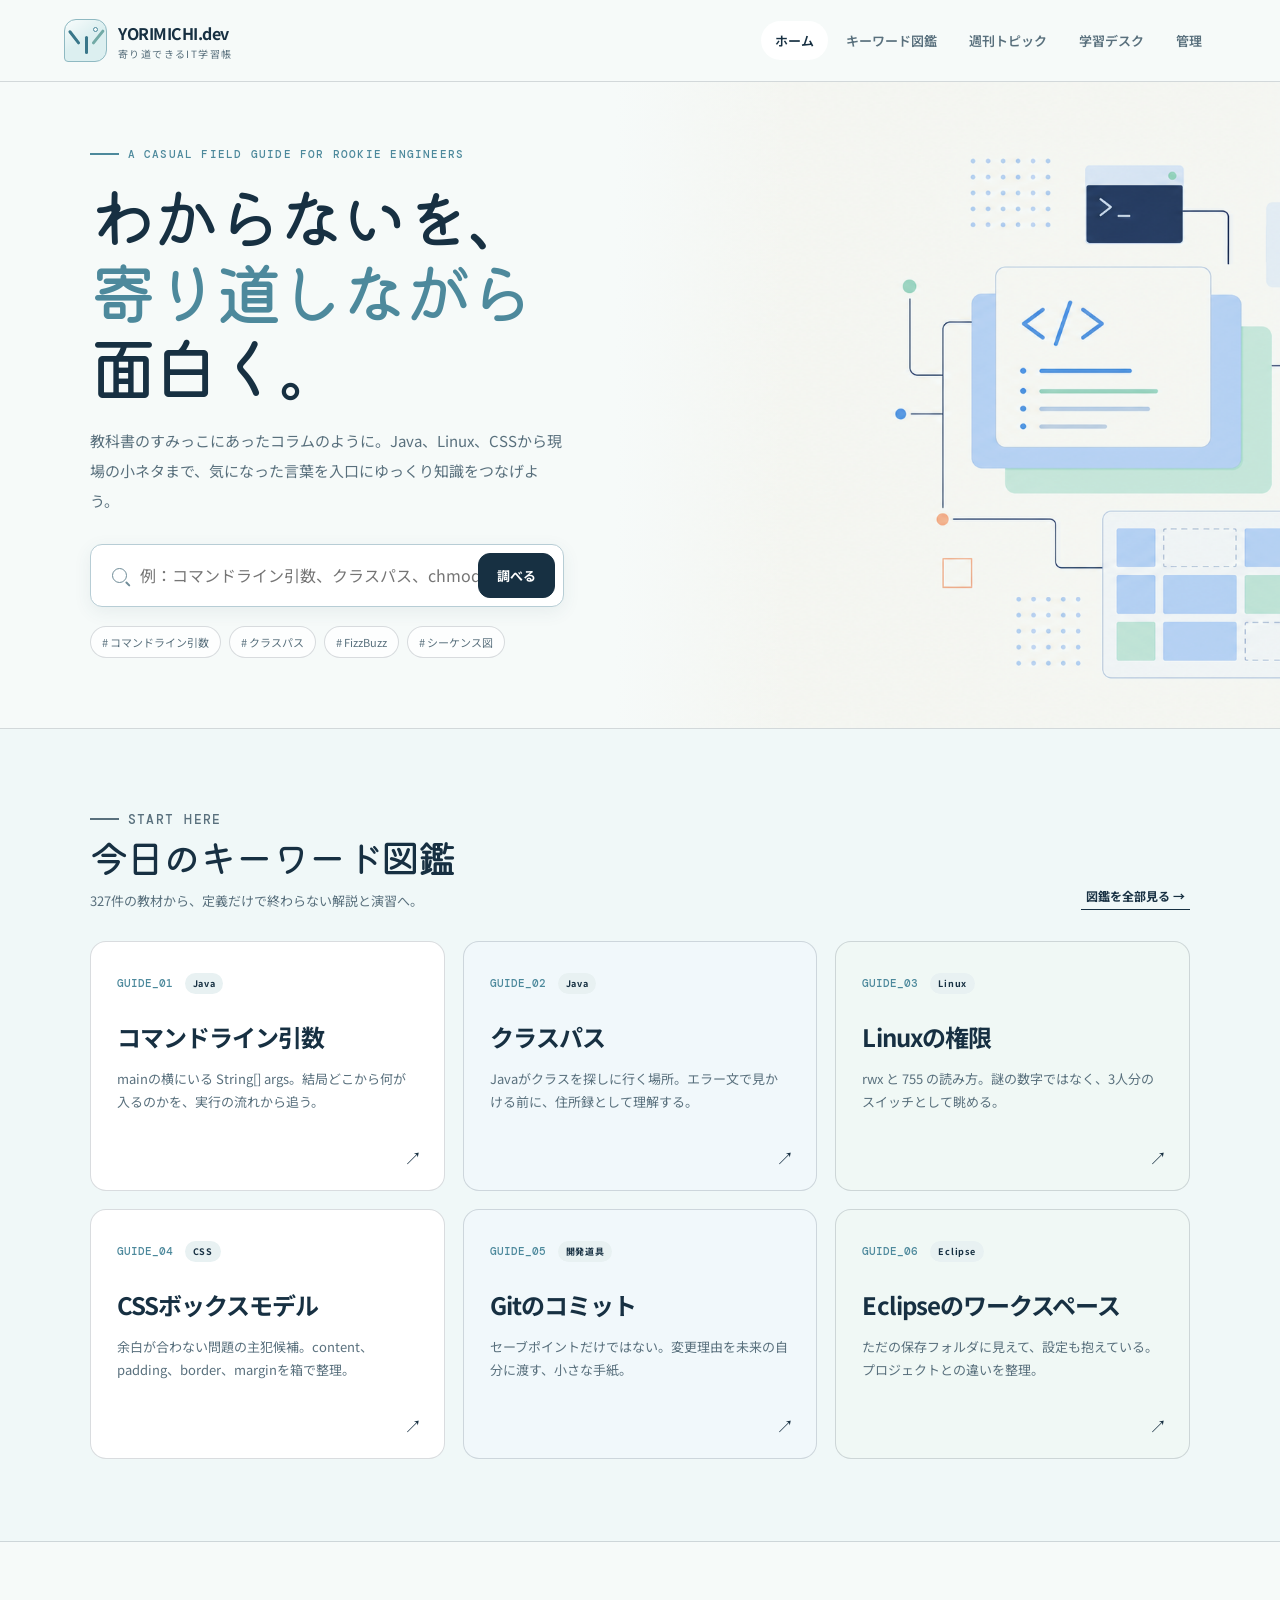
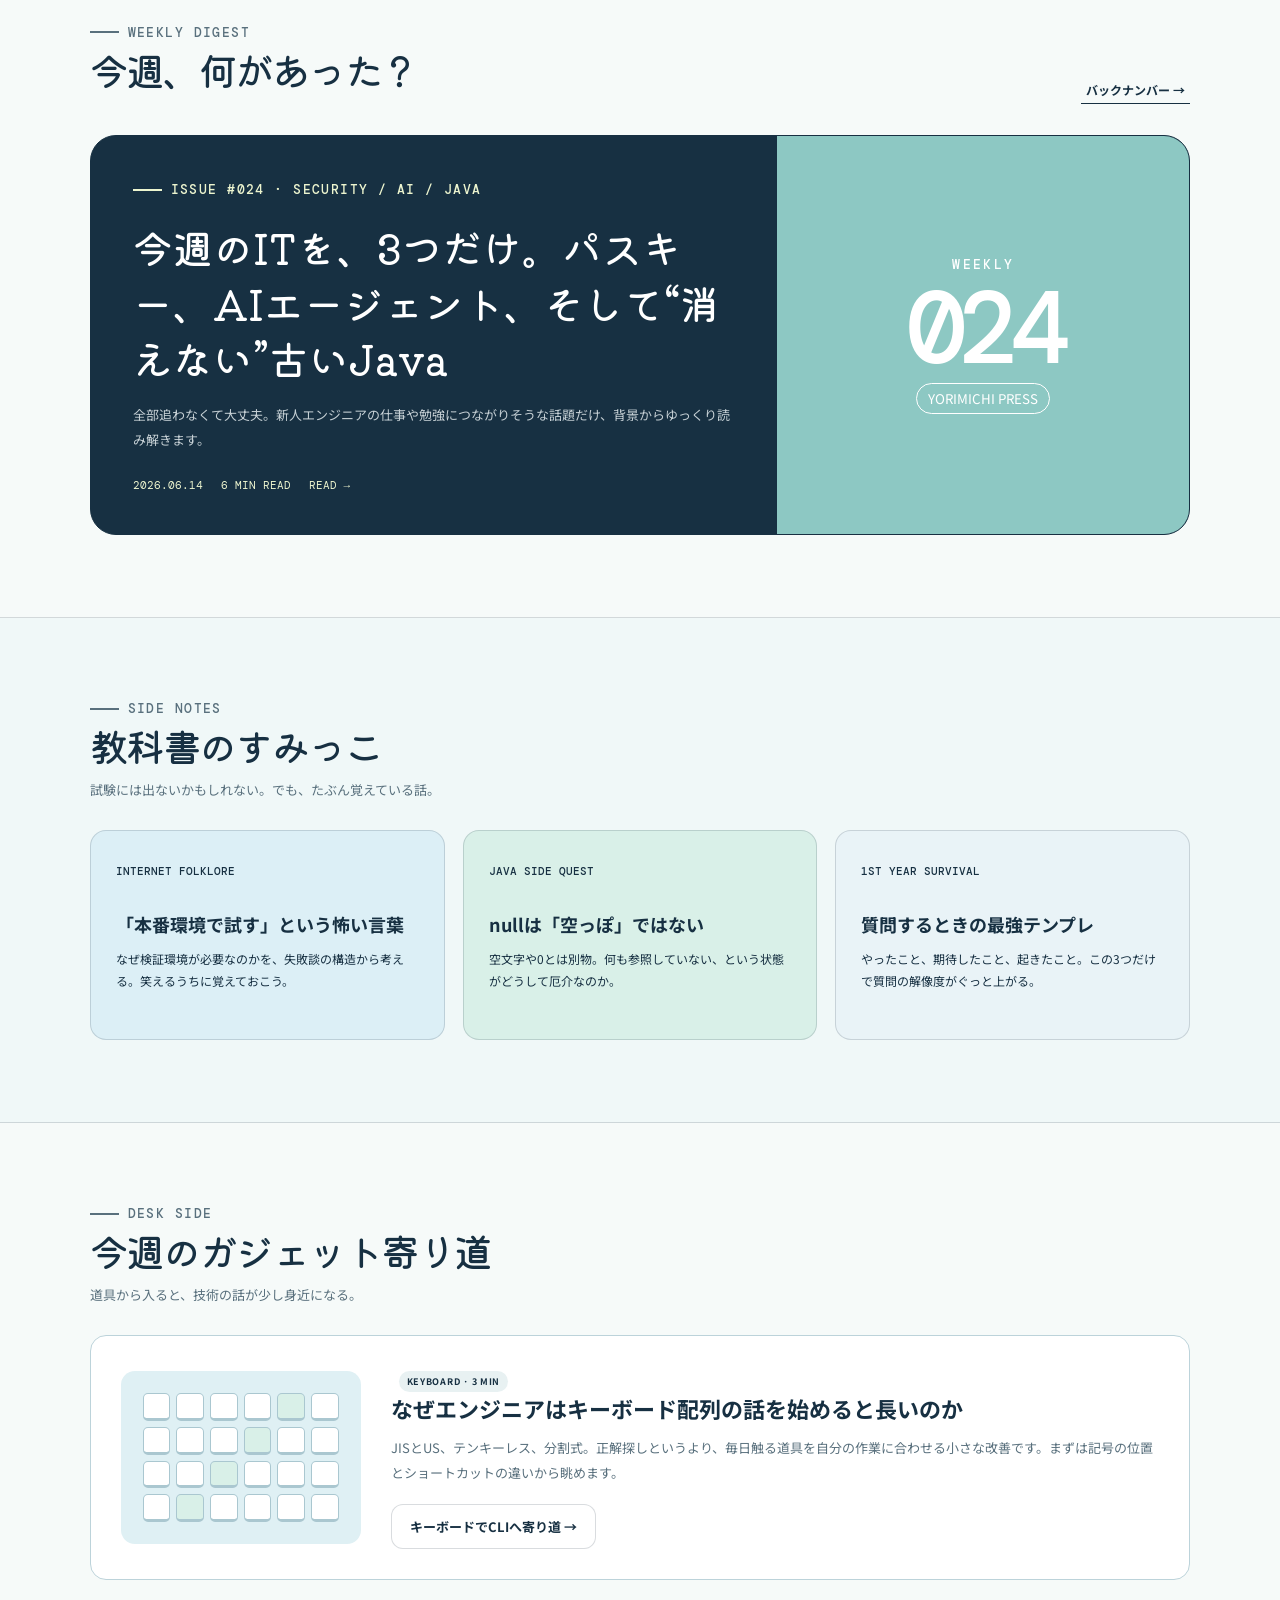
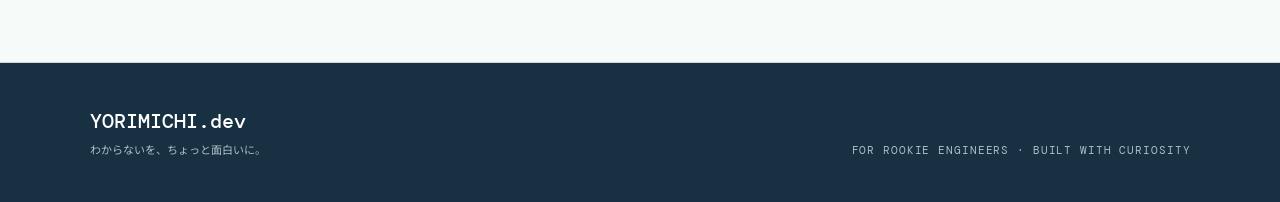
<file: index.html>
<!doctype html>
<html lang="ja">
  <head>
    <meta charset="UTF-8" />
    <meta name="viewport" content="width=device-width, initial-scale=1.0" />
    <meta
      name="description"
      content="SIer 1年目のための、寄り道できるIT学習マガジン"
    />
    <title>YORIMICHI.dev | 寄り道できるIT学習帳</title>
    <link rel="preconnect" href="https://fonts.googleapis.com" />
    <link rel="preconnect" href="https://fonts.gstatic.com" crossorigin />
    <link
      href="https://fonts.googleapis.com/css2?family=DM+Mono:wght@400;500&family=JetBrains+Mono:wght@400;500;600&family=Kiwi+Maru:wght@400;500&family=Noto+Sans+JP:wght@400;500;600;700;800&display=swap"
      rel="stylesheet"
    />
    <link rel="stylesheet" href="./styles.css?v=20260614-5" />
  </head>
  <body>
    <div class="page-shell">
      <header class="site-header">
        <button class="brand" data-route="home" aria-label="ホームへ">
          <span class="brand-mark" aria-hidden="true">
            <span class="brand-route route-left"></span>
            <span class="brand-route route-right"></span>
            <span class="brand-route route-main"></span>
            <i></i>
          </span>
          <span>
            <strong>YORIMICHI.dev</strong>
            <small>寄り道できるIT学習帳</small>
          </span>
        </button>
        <nav class="main-nav" aria-label="メインナビゲーション">
          <button class="nav-link active" data-route="home">ホーム</button>
          <button class="nav-link" data-route="library">キーワード図鑑</button>
          <button class="nav-link" data-route="weekly">週刊トピック</button>
          <button class="nav-link" data-route="desk">学習デスク</button>
          <button class="nav-link" data-route="admin">管理</button>
        </nav>
        <button class="mobile-menu" aria-label="メニューを開く">MENU</button>
      </header>

      <main id="app"></main>

      <footer>
        <div>
          <strong>YORIMICHI.dev</strong>
          <p>わからないを、ちょっと面白いに。</p>
        </div>
        <p class="footer-note">FOR ROOKIE ENGINEERS · BUILT WITH CURIOSITY</p>
      </footer>
    </div>

    <div id="toast" class="toast" role="status" aria-live="polite"></div>
    <dialog id="delete-dialog" class="confirm-dialog" aria-labelledby="delete-dialog-title">
      <div class="confirm-mark" aria-hidden="true">!</div>
      <p class="category-label">CONFIRM DELETE</p>
      <h2 id="delete-dialog-title">削除してもよいですか？</h2>
      <p id="delete-dialog-message">この操作は元に戻せません。</p>
      <div class="confirm-actions">
        <button id="cancel-delete" class="secondary-btn" type="button">キャンセル</button>
        <button id="confirm-delete" class="danger-btn" type="button">削除する</button>
      </div>
    </dialog>
    <dialog id="admin-lock-dialog" class="confirm-dialog access-dialog" aria-labelledby="admin-lock-title">
      <div class="access-mark" aria-hidden="true">
        <span></span>
      </div>
      <p class="category-label">ADMIN ACCESS</p>
      <h2 id="admin-lock-title">管理メニューを開く</h2>
      <p>誤操作を防ぐため、管理用パスコードを入力してください。タブを閉じると再びロックされます。</p>
      <form id="admin-lock-form">
        <label for="admin-passcode">パスコード</label>
        <input
          id="admin-passcode"
          name="passcode"
          type="password"
          autocomplete="off"
          autocapitalize="none"
          spellcheck="false"
          required
        />
        <p id="admin-lock-error" class="access-error" role="alert" aria-live="polite"></p>
        <div class="confirm-actions">
          <button id="cancel-admin-access" class="secondary-btn" type="button">キャンセル</button>
          <button class="primary-btn" type="submit">管理画面へ</button>
        </div>
      </form>
    </dialog>
    <dialog id="backlog-share-dialog" class="confirm-dialog share-dialog" aria-labelledby="backlog-share-title">
      <div class="share-mark" aria-hidden="true">
        <span></span><span></span><span></span>
      </div>
      <p class="category-label">SHARE REQUESTS</p>
      <h2 id="backlog-share-title">この内容を管理者へ共有しますか？</h2>
      <p>スマホでは送信先を選ぶ共有メニューが開きます。内容を確認してから送信してください。</p>
      <label for="backlog-share-preview">共有する内容</label>
      <textarea id="backlog-share-preview" readonly></textarea>
      <div class="confirm-actions">
        <button id="cancel-backlog-share" class="secondary-btn" type="button">キャンセル</button>
        <button id="confirm-backlog-share" class="primary-btn" type="button">共有メニューを開く</button>
      </div>
    </dialog>
    <script src="./data/keywords.js?v=20260617-1"></script>
    <script src="./data/article-data.js?v=20260617-1"></script>
    <script src="./app.js?v=20260617-1"></script>
  </body>
</html>
</file>
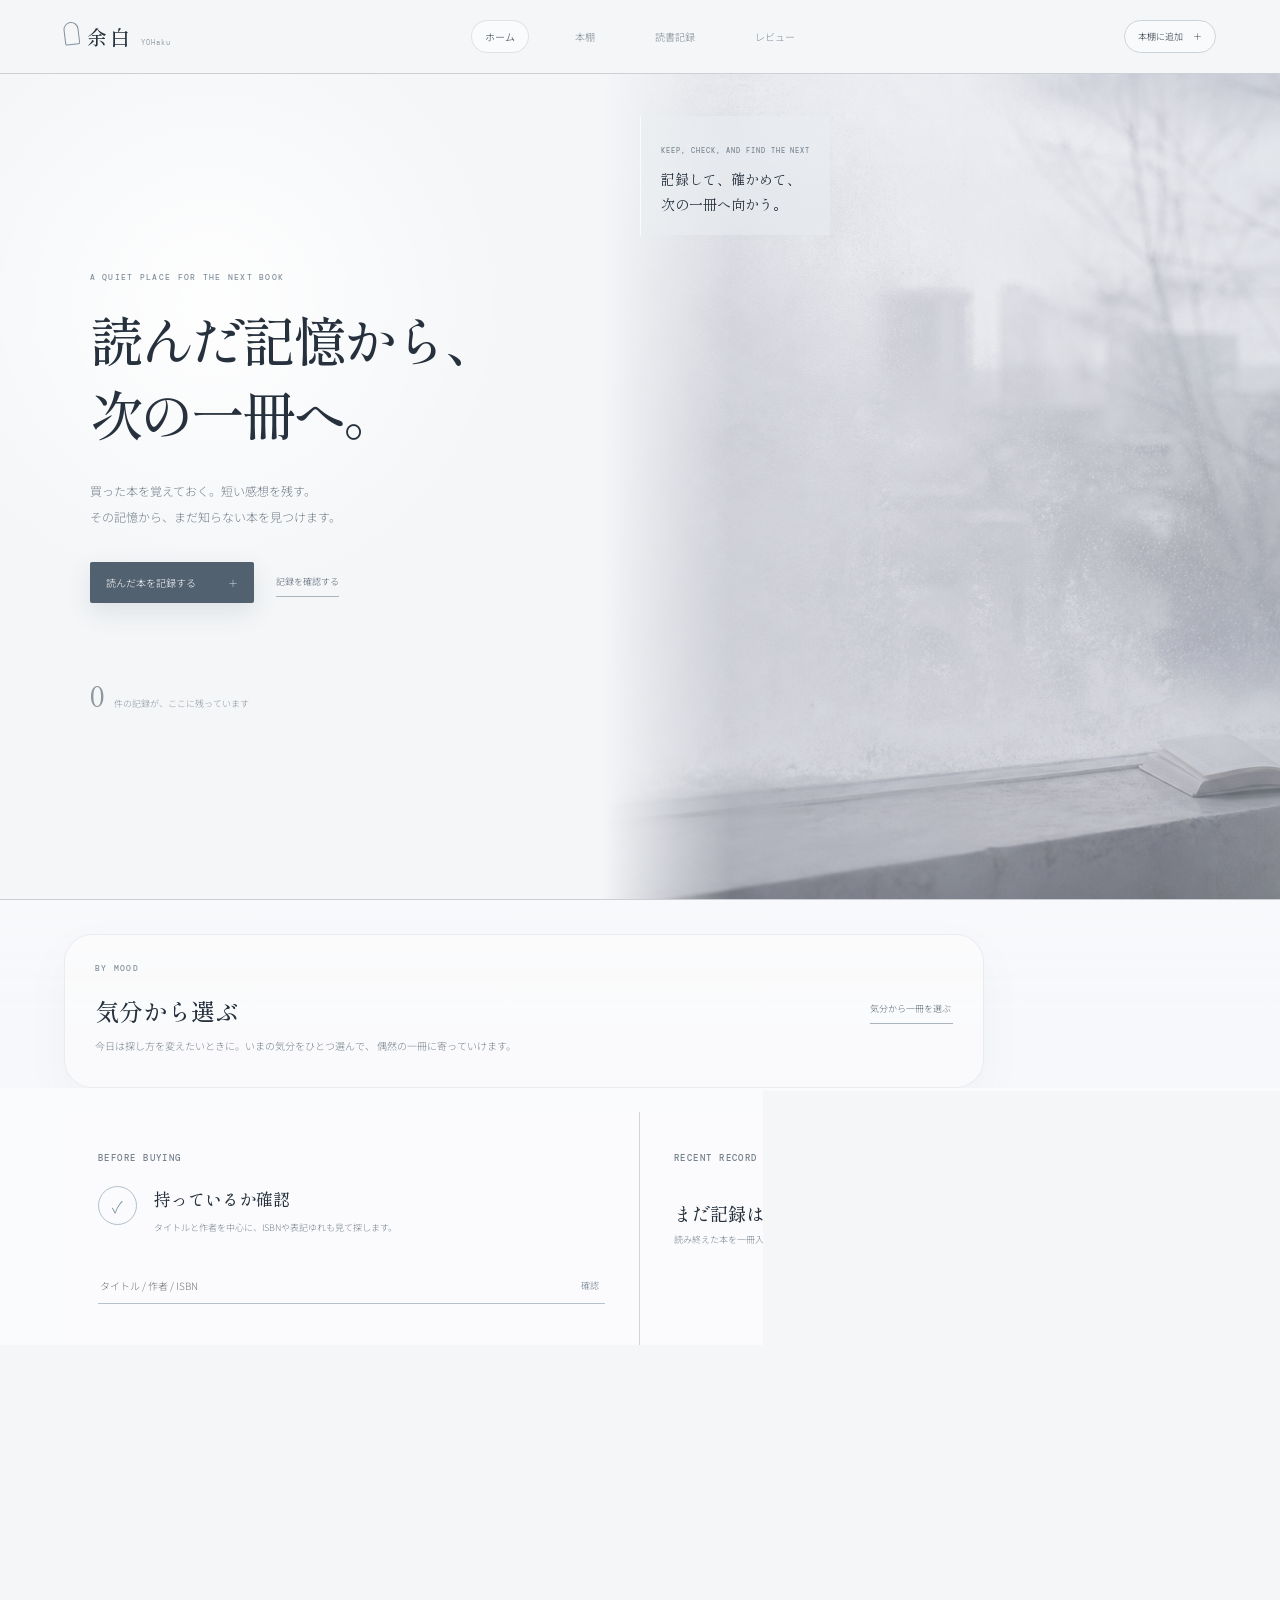
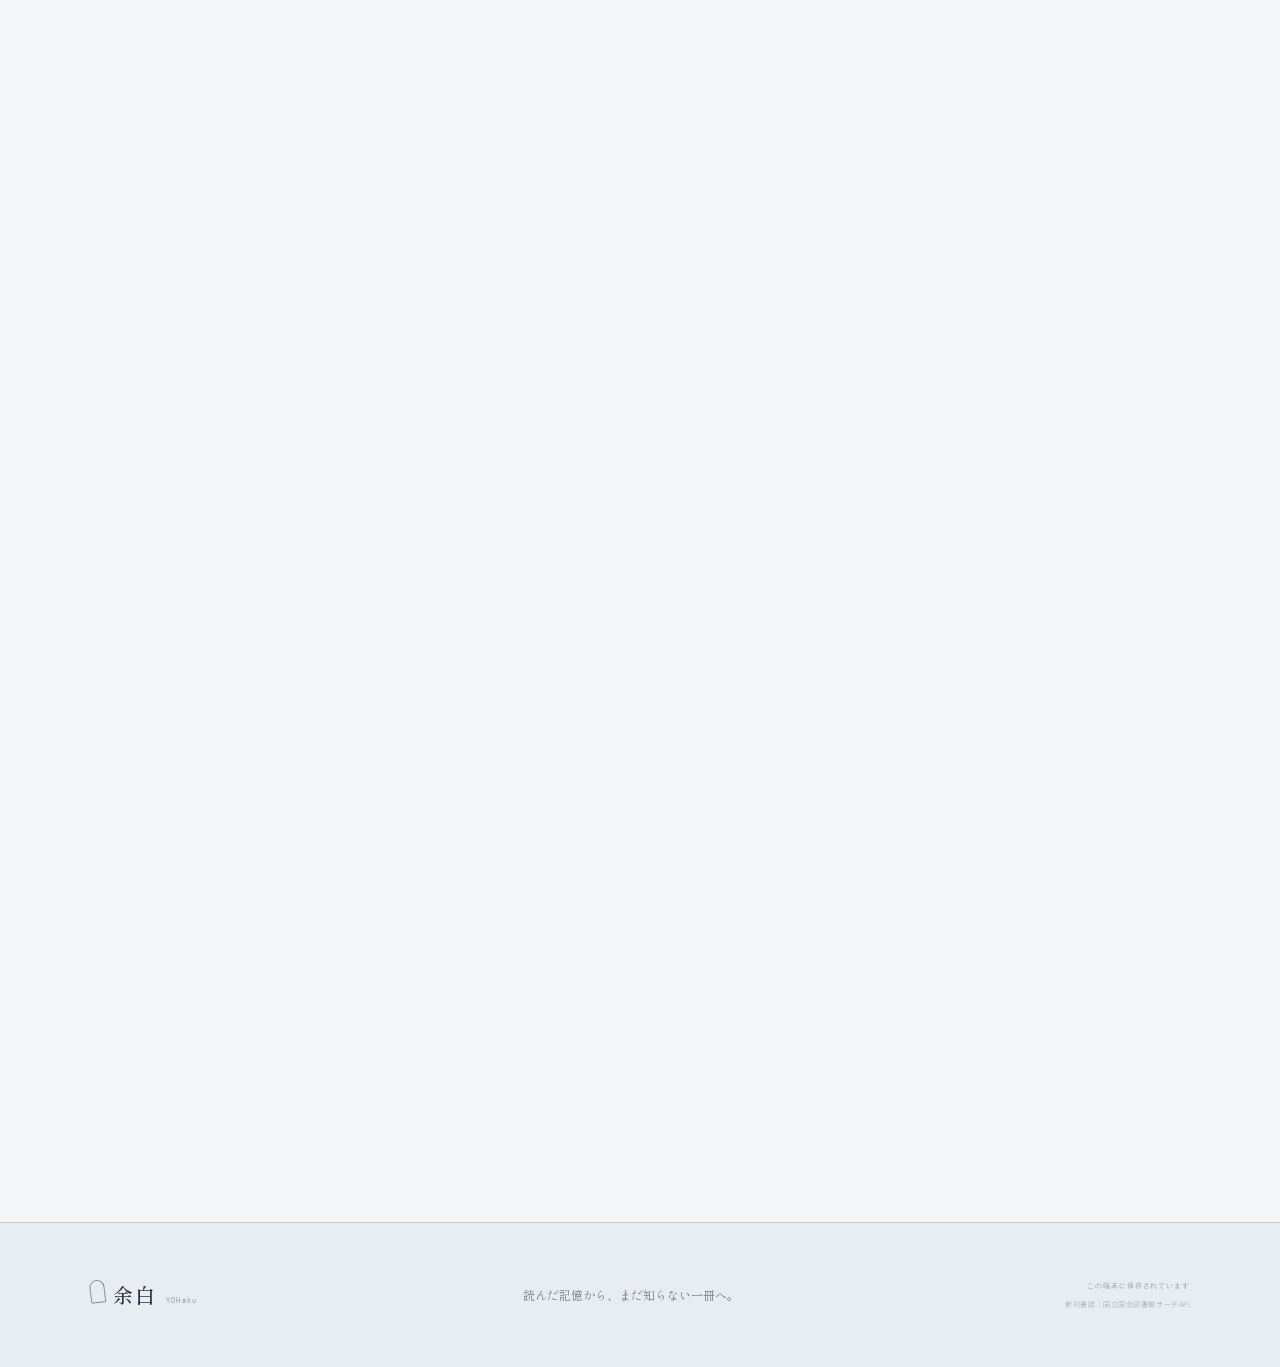
<file: reading-app.html>
<!doctype html>
<html lang="ja">
  <head>
    <meta charset="UTF-8" />
    <meta name="viewport" content="width=device-width, initial-scale=1.0" />
    <meta
      name="description"
      content="本との出会い、購入前の確認、読書記録とレビューを静かに残す読書アプリ"
    />
    <title>余白 | 読書の記憶と次の一冊</title>
    <link rel="preconnect" href="https://fonts.googleapis.com" />
    <link rel="preconnect" href="https://fonts.gstatic.com" crossorigin />
    <link
      href="https://fonts.googleapis.com/css2?family=DM+Mono:wght@400;500&family=Noto+Sans+JP:wght@300;400;500;600&family=Shippori+Mincho:wght@400;500;600&display=swap"
      rel="stylesheet"
    />
    <link rel="stylesheet" href="./reading-app.css?v=20260628-1" />
  </head>
  <body>
    <header class="site-header">
      <button class="brand nav-link" data-view="home" aria-label="ホームへ">
        <i aria-hidden="true"></i>
        <span>余白</span>
        <small>YOHaku</small>
      </button>
      <nav aria-label="メインナビゲーション">
        <button class="nav-link active" data-view="home">ホーム</button>
        <button class="nav-link" data-view="library">本棚</button>
        <button class="nav-link" data-view="journal">読書記録</button>
        <button class="nav-link" data-view="reviews">レビュー</button>
      </nav>
      <button class="quiet-button" id="open-add-book">
        本棚に追加 <span>＋</span>
      </button>
    </header>

    <main>
      <section class="app-view active" id="view-home">
        <section class="hero">
          <div class="hero-copy">
            <p class="eyebrow">A QUIET PLACE FOR THE NEXT BOOK</p>
            <h1>読んだ記憶から、<br />次の一冊へ。</h1>
            <p class="lead">
              買った本を覚えておく。短い感想を残す。<br />
              その記憶から、まだ知らない本を見つけます。
            </p>
            <div class="hero-actions">
              <button class="primary-button" id="hero-add-record">
                読んだ本を記録する <span>＋</span>
              </button>
              <button class="text-button" id="hero-view-journal">
                記録を確認する
              </button>
            </div>
            <button class="memory-line" data-action="view-journal">
              <span id="hero-read-count">0</span>
              <small id="hero-record-label">件の記録が、ここに残っています</small>
            </button>
          </div>
          <figure class="hero-visual">
            <img
              src="./assets/reading-window-hero.png"
              alt="霜の降りた窓辺に静かに開かれた一冊の本"
            />
            <figcaption>
              <span>KEEP, CHECK, AND FIND THE NEXT</span>
              <p>記録して、確かめて、<br />次の一冊へ向かう。</p>
            </figcaption>
          </figure>
        </section>

        <section class="mood-entry-section">
          <article class="mood-entry-card">
            <div>
              <p class="card-label">BY MOOD</p>
              <h2>気分から選ぶ</h2>
              <p>
                今日は探し方を変えたいときに。いまの気分をひとつ選んで、
                偶然の一冊に寄っていけます。
              </p>
            </div>
            <button class="text-button mood-entry-button" id="open-mood">気分から一冊を選ぶ</button>
          </article>
        </section>

        <section class="today-grid">
          <article class="status-card duplicate-card">
            <p class="card-label">BEFORE BUYING</p>
            <div class="status-icon">✓</div>
            <div>
              <h2>持っているか確認</h2>
              <p>タイトルと作者を中心に、ISBNや表記ゆれも見て探します。</p>
            </div>
            <form id="duplicate-form" class="inline-form">
              <input
                id="duplicate-query"
                type="search"
                placeholder="タイトル / 作者 / ISBN"
                autocomplete="off"
                required
              />
              <button type="submit">確認</button>
            </form>
            <div id="duplicate-result" class="inline-result" aria-live="polite"></div>
          </article>

          <article class="status-card note-card">
            <p class="card-label">RECENT RECORD</p>
            <div id="last-note-content"></div>
          </article>
        </section>

        <section class="catalog-section" id="catalog-search-section">
          <div class="section-heading">
            <div>
              <p class="eyebrow">FIND YOUR NEXT BOOK</p>
              <h2>次に読む本を探す</h2>
              <p class="section-lead">今の自分に合う選び方を、ひとつ選んでください。</p>
            </div>
            <p class="section-note">本を開くと、気になる・読みたい・読了をその場で選べます。</p>
          </div>
          <label class="catalog-search-box" hidden><input id="catalog-search" type="search" /></label>
          <div class="discovery-switch" id="discovery-switch" aria-label="本の選び方">
            <button class="active" data-discovery-mode="monthly">
              <strong>今月の選書</strong>
              <small>少し外側の三冊</small>
            </button>
            <button data-discovery-mode="chance">
              <strong>偶然にまかせる</strong>
              <small>棚全体から一冊</small>
            </button>
            <button data-discovery-mode="memory">
              <strong>記録から選ぶ</strong>
              <small>読んだ傾向を手がかりに</small>
            </button>
          </div>
          <div class="discovery-stage">
            <div class="discovery-book-list" id="discovery-book-list"></div>
          </div>
          <div class="catalog-results" id="catalog-results" hidden></div>
        </section>

        <section class="new-section">
          <div class="section-heading">
            <div>
              <p class="eyebrow" id="new-arrivals-eyebrow">NEW ARRIVALS / 06 2026</p>
              <h2>気になる新刊</h2>
            </div>
            <p class="section-note" id="new-arrivals-note">6月刊行の本から、気になる四冊を紹介します。</p>
          </div>
          <div class="new-list" id="new-book-list"></div>
        </section>
      </section>

      <section class="app-view inner-view" id="view-library">
        <header class="page-heading">
          <div>
            <p class="eyebrow">YOUR PRIVATE LIBRARY</p>
            <h1>わたしの本棚</h1>
            <p>読了、読書中、あとで読みたい本を、重複しないようにまとめます。</p>
          </div>
          <button class="primary-button" id="library-add-book">本棚に追加 <span>＋</span></button>
        </header>
        <div class="library-tools">
          <label class="search-box">
            <span>⌕</span>
            <input id="library-search" type="search" placeholder="タイトル、著者、ISBNから探す" />
          </label>
          <div class="filter-row" id="library-filters">
            <button class="active" data-filter="all">すべて</button>
            <button data-filter="reading">読書中</button>
            <button data-filter="read">読了</button>
            <button data-filter="owned">所有</button>
            <button data-filter="interested">気になる</button>
            <button data-filter="wishlist">読みたい本</button>
          </div>
        </div>
        <div class="library-summary" id="library-summary"></div>
        <div class="shelf-grid" id="library-list"></div>
        <div class="empty-state" id="library-empty" hidden>
          <span>余</span>
          <h2>この棚には、まだ本がありません。</h2>
          <p>最初の一冊を記録すると、ここから読書の記憶が始まります。</p>
        </div>
        <section class="sync-panel library-sync-panel">
          <div>
            <span>CONTINUE ON ANOTHER DEVICE</span>
            <h2>ほかの端末でも、同じ本棚を。</h2>
            <p>メールでログインすると、スマホやPCから同じ読書記録を続けられます。</p>
          </div>
          <button class="primary-button" data-open-auth>端末間の同期を設定 <span>→</span></button>
        </section>
      </section>

      <section class="app-view inner-view" id="view-journal">
        <header class="page-heading">
          <div>
            <p class="eyebrow">READING AFTERIMAGES</p>
            <h1>読書記録</h1>
            <p>読み終えた日、評価、ひとことメモをあとから編集できます。</p>
          </div>
          <div class="page-heading-actions">
            <button class="backup-records-button" id="export-reading-data" title="同名ファイルがある場合は置き換えて保存します">最新のバックアップを保存</button>
            <button class="primary-button" id="journal-add-record">記録をつける <span>＋</span></button>
          </div>
        </header>
        <section class="journal-overview" id="journal-overview"></section>
        <div class="journal-display-options">
          <button class="text-button" id="toggle-average-rating" data-action="toggle-average-rating">平均評価も表示</button>
        </div>
        <div class="journal-layout">
          <section>
            <div class="subheading">
              <p>READING TIMELINE</p>
              <h2>時間に沿って</h2>
            </div>
            <div class="timeline" id="journal-timeline"></div>
          </section>
          <aside class="tone-panel">
            <p class="card-label">RECENT TONES</p>
            <h2>最近の読後感</h2>
            <div id="tone-cloud" class="tone-cloud"></div>
            <div class="ice-orbit" aria-hidden="true"><i></i><b></b></div>
          </aside>
        </div>
        <div class="journal-sync-link">
          <button data-open-auth>
            <span>ほかの端末でも続きを使う</span>
            <small>同期を設定 →</small>
          </button>
        </div>
      </section>

      <section class="app-view inner-view" id="view-reviews">
        <header class="page-heading">
          <div>
            <p class="eyebrow">WORDS AFTER READING</p>
            <h1>レビュー</h1>
            <p>誰かの評価より、読み終えた人に残ったものを。</p>
          </div>
          <button class="primary-button" id="open-review">レビューを書く <span>＋</span></button>
        </header>
        <div class="review-layout">
          <section>
            <div class="review-filter">
              <span id="review-count">0件のレビュー</span>
              <select id="review-sort" aria-label="レビューの並び順">
                <option value="newest">新しい順</option>
                <option value="rating">評価の高い順</option>
              </select>
            </div>
            <div class="review-feed" id="review-list"></div>
          </section>
          <aside class="history-panel">
            <p class="card-label">YOUR ACTIVITY</p>
            <h2>送信履歴</h2>
            <p>投稿や編集の記録は、レビューを消したあとも残ります。</p>
            <div class="history-list" id="activity-list"></div>
          </aside>
        </div>
      </section>
    </main>

    <footer>
      <button class="brand nav-link" data-view="home"><i></i><span>余白</span><small>YOHaku</small></button>
      <p>読んだ記憶から、まだ知らない一冊へ。</p>
      <div class="footer-meta">
        <span id="sync-status">この端末に保存されています</span>
        <a class="metadata-credit" href="https://ndlsearch.ndl.go.jp/" target="_blank" rel="noreferrer">新刊書誌：国立国会図書館サーチAPI</a>
      </div>
    </footer>

    <div class="modal-layer" id="modal-layer" aria-hidden="true">
      <div class="modal-backdrop" data-close-modal></div>

      <section class="modal" id="book-modal" role="dialog" aria-modal="true" aria-labelledby="book-modal-title">
        <button class="modal-close" data-close-modal aria-label="閉じる">×</button>
        <p class="eyebrow">ADD TO YOUR LIBRARY</p>
        <h2 id="book-modal-title">本を記録する</h2>
        <form id="book-form">
          <input type="hidden" id="book-id" />
          <div class="form-grid">
            <label class="wide">タイトル（必須）<input id="book-title" required autocomplete="off" /></label>
            <label>作者（必須）<input id="book-author" required autocomplete="off" /></label>
            <label>種類
              <select id="book-genre">
                <option>小説</option><option>エッセイ</option><option>短編集</option>
                <option>ミステリー</option><option>詩歌</option><option>ノンフィクション</option>
                <option>ビジネス</option><option>技術書</option><option>その他</option>
              </select>
            </label>
            <label>ISBN（任意）<input id="book-isbn" inputmode="numeric" /></label>
            <label>本棚での状態
              <select id="book-status">
                <option value="owned">所有・未読</option>
                <option value="reading">読書中</option>
                <option value="read">読了</option>
                <option value="wishlist">読みたい本</option>
              </select>
            </label>
            <label>ページ数<input id="book-pages" type="number" min="1" /></label>
            <label id="progress-field">現在のページ<input id="book-progress" type="number" min="0" /></label>
            <label class="wide">この本の気配<input id="book-tone" placeholder="静か、少し不穏、冬の朝のような" /></label>
          </div>
          <div id="book-duplicate-warning" class="form-warning" hidden></div>
          <div class="form-actions">
            <button type="button" class="text-button danger-button" id="delete-book" hidden>この本を削除</button>
            <button type="submit" class="primary-button">保存 <span>→</span></button>
          </div>
        </form>
      </section>

      <section class="modal catalog-detail-modal" id="catalog-detail-modal" role="dialog" aria-modal="true" aria-labelledby="catalog-detail-title">
        <button class="modal-close" data-close-modal aria-label="閉じる">×</button>
        <p class="eyebrow">BOOK DETAILS</p>
        <div id="catalog-detail-content"></div>
      </section>

      <section class="modal" id="record-modal" role="dialog" aria-modal="true" aria-labelledby="record-modal-title">
        <button class="modal-close" data-close-modal aria-label="閉じる">×</button>
        <p class="eyebrow">LEAVE AN AFTERIMAGE</p>
        <h2 id="record-modal-title">読書の記録を残す</h2>
        <form id="record-form">
          <input type="hidden" id="record-id" />
          <input type="hidden" id="record-book-id" />
          <input type="hidden" id="record-catalog-id" />
          <div class="form-grid record-form-grid">
            <p class="form-section-label wide">まずは、この二つだけ</p>
            <label class="wide important-field">タイトル <span class="required-mark">必須</span><input id="record-title" required autocomplete="off" /></label>
            <label class="wide important-field">作者 <span class="required-mark">必須</span><input id="record-author" required autocomplete="off" /></label>
            <label>読んだ日（あとから直せます）<input id="record-date" type="date" required /></label>
            <label>この記録の状態
              <select id="record-status">
                <option value="read">読み終えた</option>
                <option value="reading">読書中</option>
                <option value="owned">今日はここまで</option>
              </select>
            </label>
            <p class="form-section-label wide optional-label">ここから下は、入れたいときだけ</p>
            <label>評価（任意）
              <select id="record-rating">
                <option value="" selected>評価は未入力</option>
                <option value="5">5 — 忘れたくない</option>
                <option value="4">4 — とてもよかった</option>
                <option value="3">3 — よかった</option>
                <option value="2">2 — 少し合わなかった</option>
                <option value="1">1 — 合わなかった</option>
              </select>
            </label>
            <label>読後の印象<input id="record-tone" placeholder="静けさが残る" /></label>
            <label class="wide">ひとことメモ<textarea id="record-note" rows="4" placeholder="最後の数ページだけ、温度が違った。"></textarea></label>
          </div>
          <div class="form-actions">
            <button type="button" class="text-button danger-button" id="delete-record" hidden>この記録を削除</button>
            <button type="submit" class="primary-button">記録を保存 <span>→</span></button>
          </div>
        </form>
      </section>

      <section class="modal" id="review-modal" role="dialog" aria-modal="true" aria-labelledby="review-modal-title">
        <button class="modal-close" data-close-modal aria-label="閉じる">×</button>
        <p class="eyebrow">SHARE YOUR AFTERIMAGE</p>
        <h2 id="review-modal-title">レビューを書く</h2>
        <form id="review-form">
          <input type="hidden" id="review-id" />
          <div class="form-grid">
            <label class="wide">本を選ぶ<select id="review-book" required></select></label>
            <label>表示名<input id="review-name" maxlength="24" value="わたし" required /></label>
            <label>評価
              <select id="review-rating">
                <option value="5">★★★★★</option><option value="4" selected>★★★★☆</option>
                <option value="3">★★★☆☆</option><option value="2">★★☆☆☆</option>
                <option value="1">★☆☆☆☆</option>
              </select>
            </label>
            <label class="wide">見出し<input id="review-heading" maxlength="60" placeholder="静かなのに、ずっと残る" required /></label>
            <label class="wide">レビュー<textarea id="review-body" rows="6" maxlength="1000" required></textarea></label>
            <label class="checkbox-label wide">
              <input id="review-spoiler" type="checkbox" />
              <span>物語の内容に触れています（ネタバレ）</span>
            </label>
          </div>
          <div class="form-actions">
            <button type="submit" class="primary-button">レビューを送信 <span>→</span></button>
          </div>
        </form>
      </section>

      <section class="modal" id="auth-modal" role="dialog" aria-modal="true" aria-labelledby="auth-modal-title">
        <button class="modal-close" data-close-modal aria-label="閉じる">×</button>
        <p class="eyebrow">CONTINUE ON ANOTHER DEVICE</p>
        <h2 id="auth-modal-title">ほかの端末でも続きを。</h2>
        <form id="auth-form">
          <p class="auth-copy">メールに届くリンクからログインすると、スマホやPCで同じ本棚・読書記録・レビュー履歴を使えます。</p>
          <div class="form-grid">
            <label class="wide">メールアドレス<input id="auth-email" type="email" autocomplete="email" required /></label>
          </div>
          <div class="form-actions">
            <button type="button" class="text-button danger-button" id="auth-signout" hidden>ログアウト</button>
            <button type="submit" class="primary-button">ログインリンクを送る <span>→</span></button>
          </div>
        </form>
      </section>

      <section class="modal draw-modal" id="mood-modal" role="dialog" aria-modal="true" aria-labelledby="mood-modal-title">
        <button class="draw-brand brand" data-close-modal aria-label="ホームへ戻る">
          <i aria-hidden="true"></i><span>余白</span><small>YOHaku</small>
        </button>
        <button class="draw-close" data-close-modal aria-label="選書を閉じる">
          <span>白い部屋へ戻る</span><i>×</i>
        </button>

        <div class="draw-step active" id="draw-select-step">
          <div class="draw-step-copy">
            <p class="eyebrow">A QUIET SELECTION FOR TODAY</p>
            <span class="draw-number">01</span>
            <h2 id="mood-modal-title">今日の気配を、<br />ひとつだけ。</h2>
            <p>ジャンルではなく、読み終えたあとに欲しい感覚を選んでください。</p>
          </div>
          <div class="mood-options" id="mood-options">
            <button data-mood="静か"><small>STILLNESS</small>静かでいたい</button>
            <button data-mood="不穏"><small>UNEASINESS</small>少し不穏なもの</button>
            <button data-mood="遠く"><small>DISTANCE</small>遠くへ行きたい</button>
            <button data-mood="やさしい"><small>WARMTH</small>やさしさが欲しい</button>
            <button data-mood="鋭い"><small>SHARPNESS</small>短く鋭いもの</button>
            <button data-mood="考える"><small>THOUGHT</small>ゆっくり考えたい</button>
          </div>
          <label class="fortune-toggle">
            <input id="fortune-exclude-owned" type="checkbox" checked />
            <span>読了・本棚登録済みの本を除外する</span>
          </label>
        </div>

        <div class="draw-step" id="draw-ready-step">
          <div class="draw-window">
            <div class="frost-pane frost-pane-left"></div>
            <div class="frost-pane frost-pane-right"></div>
            <div class="draw-mark" aria-hidden="true"><i></i><b></b></div>
            <div class="draw-ready-copy">
              <p class="eyebrow">A BOOK IS WAITING BEHIND THE FROST</p>
              <span id="selected-mood-label">静かな一冊</span>
              <h2>霜の向こうに、<br />今日の一冊を探す。</h2>
              <button id="draw-fortune" class="draw-fortune-button">
                <span>今日の一冊を見る</span><i></i>
              </button>
              <small>同じ気配から、偶然に一冊を選びます</small>
            </div>
            <div class="drawing-copy" aria-live="polite">
              <span>SELECTING</span>
              <p>ページの気配をたどっています</p>
              <i></i>
            </div>
            <div id="fortune-result" class="fortune-result" aria-live="polite"></div>
          </div>
          <button class="back-to-moods" id="back-to-moods">← 気配を選び直す</button>
        </div>
      </section>
    </div>

    <div class="toast" id="toast" role="status" aria-live="polite"></div>
    <script src="./data/books/japanese-fiction.js?v=20260617-3"></script>
    <script src="./supabase-config.js?v=20260617-3"></script>
    <script src="./reading-app.js?v=20260628-1"></script>
  </body>
</html>
</file>
<file: styles.css>
:root {
  --ink: #173042;
  --ink-soft: #59707d;
  --paper: #f6faf9;
  --paper-deep: #e8f1f2;
  --white: #ffffff;
  --orange: #ec8f75;
  --orange-dark: #c9654f;
  --mint: #d9f0e8;
  --yellow: #edf5cf;
  --blue: #dceff6;
  --line: rgba(21, 42, 58, 0.16);
  --shadow: 0 8px 24px rgba(41, 76, 92, 0.08);
  --radius: 16px;
}

* {
  box-sizing: border-box;
}

html {
  scroll-behavior: smooth;
}

body {
  margin: 0;
  overflow-x: hidden;
  color: var(--ink);
  background: var(--paper);
  font-family: "Noto Sans JP", sans-serif;
}

button,
input,
textarea,
select {
  font: inherit;
}

button {
  color: inherit;
}

.page-shell {
  width: min(1440px, 100%);
  min-height: 100vh;
  margin: 0 auto;
}

.site-header {
  position: sticky;
  top: 0;
  z-index: 20;
  display: flex;
  align-items: center;
  justify-content: space-between;
  min-height: 82px;
  padding: 0 5vw;
  border-bottom: 1px solid var(--line);
  background: rgba(246, 250, 249, 0.92);
  backdrop-filter: blur(15px);
}

.brand {
  display: flex;
  align-items: center;
  gap: 11px;
  padding: 0;
  border: 0;
  background: none;
  text-align: left;
  cursor: pointer;
}

.brand-mark {
  position: relative;
  display: grid;
  width: 43px;
  height: 43px;
  place-items: center;
  overflow: hidden;
  border: 1px solid #8fb9c2;
  border-radius: 12px 12px 12px 4px;
  background:
    linear-gradient(145deg, rgba(255, 255, 255, 0.82), transparent 48%),
    #dceff0;
}

.brand-route {
  position: absolute;
  width: 3px;
  border-radius: 99px;
  background: #39778a;
  transform-origin: bottom center;
}

.route-main {
  bottom: 7px;
  left: 20px;
  height: 18px;
}

.route-left {
  top: 7px;
  left: 13px;
  height: 17px;
  transform: rotate(-38deg);
}

.route-right {
  top: 6px;
  right: 12px;
  height: 18px;
  background: #72aaa6;
  transform: rotate(39deg);
}

.brand-mark i {
  position: absolute;
  top: 7px;
  right: 8px;
  width: 5px;
  height: 5px;
  border: 1px solid #4d899c;
  border-radius: 50%;
  background: #f6faf9;
}

.brand strong,
.brand small {
  display: block;
}

.brand strong {
  letter-spacing: -0.03em;
}

.brand small {
  margin-top: 1px;
  color: var(--ink-soft);
  font-size: 10px;
  letter-spacing: 0.14em;
}

.main-nav {
  display: flex;
  gap: 4px;
}

.nav-link {
  padding: 10px 14px;
  border: 0;
  border-radius: 999px;
  background: none;
  color: var(--ink-soft);
  font-size: 13px;
  font-weight: 600;
  cursor: pointer;
}

.nav-link:hover,
.nav-link.active {
  color: var(--ink);
  background: var(--white);
}

.mobile-menu {
  display: none;
  border: 0;
  background: none;
  font: 500 12px "DM Mono", monospace;
}

main {
  min-height: 75vh;
}

.view {
  animation: fade-in 0.35s ease;
}

.hero {
  position: relative;
  display: grid;
  min-height: 570px;
  grid-template-columns: minmax(0, 1fr) minmax(0, 1.08fr);
  overflow: hidden;
  border-bottom: 1px solid var(--line);
}

.hero-copy {
  position: relative;
  z-index: 2;
  display: flex;
  flex-direction: column;
  justify-content: center;
  min-width: 0;
  max-width: 100%;
  padding: 65px 4vw 70px 7vw;
}

.eyebrow {
  display: flex;
  align-items: center;
  gap: 9px;
  margin: 0 0 17px;
  color: #4d899c;
  font: 500 11px "DM Mono", monospace;
  letter-spacing: 0.11em;
  text-transform: uppercase;
}

.eyebrow::before {
  width: 29px;
  height: 2px;
  background: currentColor;
  content: "";
}

h1,
h2,
h3,
p {
  margin-top: 0;
}

.hero h1 {
  margin-bottom: 22px;
  font-family: "Kiwi Maru", serif;
  font-size: clamp(42px, 5.2vw, 75px);
  font-weight: 500;
  letter-spacing: -0.06em;
  line-height: 1.13;
}

.hero h1 em {
  position: relative;
  color: #4d899c;
  font-style: normal;
  white-space: nowrap;
}

.hero-lead {
  max-width: 530px;
  margin-bottom: 28px;
  color: var(--ink-soft);
  font-size: 15px;
  line-height: 2;
}

.hero-art {
  position: relative;
  min-height: 520px;
}

.hero-art img {
  width: 100%;
  height: 100%;
  object-fit: cover;
  object-position: center;
  mix-blend-mode: multiply;
}

.hero-art::after {
  position: absolute;
  inset: 0;
  background: linear-gradient(90deg, var(--paper), transparent 26%);
  content: "";
  pointer-events: none;
}

.search-box {
  display: flex;
  align-items: center;
  width: 100%;
  max-width: 620px;
  min-width: 0;
  padding: 8px 8px 8px 21px;
  border: 1px solid #b7cdd5;
  border-radius: 12px;
  background: var(--white);
  box-shadow: 0 5px 18px rgba(48, 86, 104, 0.08);
}

.search-box:focus-within {
  border-color: #5d9caf;
  box-shadow: 0 0 0 3px rgba(115, 174, 190, 0.14);
}

.search-icon {
  position: relative;
  width: 15px;
  height: 15px;
  flex: none;
  margin-right: 13px;
  border: 1.5px solid #6f8c98;
  border-radius: 50%;
}

.search-icon::after {
  position: absolute;
  right: -5px;
  bottom: -3px;
  width: 6px;
  height: 1.5px;
  border-radius: 2px;
  background: #6f8c98;
  content: "";
  transform: rotate(45deg);
}

.search-box input {
  width: 0;
  min-width: 0;
  flex: 1;
  padding: 10px 0;
  border: 0;
  outline: 0;
  background: transparent;
}

.primary-btn,
.secondary-btn {
  padding: 12px 18px;
  border-radius: 12px;
  font-size: 13px;
  font-weight: 700;
  cursor: pointer;
}

.primary-btn {
  border: 1px solid var(--ink);
  color: var(--white);
  background: var(--ink);
}

.primary-btn:hover {
  background: #3f7d90;
}

.secondary-btn {
  border: 1px solid var(--line);
  background: var(--white);
}

.quick-tags {
  display: flex;
  flex-wrap: wrap;
  gap: 8px;
  margin-top: 19px;
}

.hero-mini-mark {
  display: none;
}

.quick-tags button,
.chip {
  padding: 7px 11px;
  border: 1px solid var(--line);
  border-radius: 999px;
  background: rgba(255, 255, 255, 0.78);
  color: var(--ink-soft);
  font-size: 11px;
  cursor: pointer;
}

.quick-tags button:hover,
.chip.active {
  border-color: var(--ink);
  color: var(--ink);
  background: var(--blue);
}

.section {
  padding: 82px 7vw;
  border-bottom: 1px solid var(--line);
}

.section.alt {
  background: rgba(233, 244, 245, 0.44);
}

.section-heading {
  display: flex;
  align-items: end;
  justify-content: space-between;
  gap: 25px;
  margin-bottom: 31px;
}

.section-heading h2 {
  margin-bottom: 7px;
  font-family: "Kiwi Maru", serif;
  font-size: clamp(29px, 3vw, 42px);
  font-weight: 500;
  letter-spacing: -0.04em;
}

.section-heading p {
  margin-bottom: 0;
  color: var(--ink-soft);
  font-size: 13px;
}

.text-btn {
  flex: none;
  padding: 5px;
  border: 0;
  border-bottom: 1px solid var(--ink);
  background: none;
  font-size: 12px;
  font-weight: 700;
  cursor: pointer;
}

.card-grid {
  display: grid;
  grid-template-columns: repeat(3, 1fr);
  gap: 18px;
}

.swipe-hint {
  display: none;
}

.keyword-card {
  position: relative;
  min-height: 250px;
  padding: 26px;
  overflow: hidden;
  border: 1px solid var(--line);
  border-radius: var(--radius);
  background: var(--white);
  cursor: pointer;
  transition: 0.2s ease;
}

.keyword-card:hover {
  border-color: var(--ink);
  box-shadow: var(--shadow);
  transform: translateY(-3px);
}

.keyword-card:nth-child(3n + 2) {
  background: #f1f8fb;
}

.keyword-card:nth-child(3n + 3) {
  background: #f0f8f5;
}

.card-number {
  color: #4d899c;
  font: 500 11px "DM Mono", monospace;
}

.category-label {
  display: inline-block;
  margin-left: 8px;
  padding: 4px 8px;
  border-radius: 999px;
  background: var(--paper-deep);
  font-size: 9px;
  font-weight: 700;
  letter-spacing: 0.08em;
}

.keyword-card h3 {
  margin: 25px 0 13px;
  font-size: 24px;
  letter-spacing: -0.04em;
}

.keyword-card p {
  color: var(--ink-soft);
  font-size: 13px;
  line-height: 1.8;
}

.card-arrow {
  position: absolute;
  right: 22px;
  bottom: 19px;
  font: 500 18px "DM Mono", monospace;
}

.weekly-feature {
  display: grid;
  grid-template-columns: 1.25fr 0.75fr;
  overflow: hidden;
  border: 1px solid var(--ink);
  border-radius: 26px;
  background: var(--ink);
  color: var(--white);
}

.weekly-copy {
  padding: 42px;
}

.weekly-copy .eyebrow {
  color: var(--yellow);
}

.weekly-copy h3 {
  max-width: 650px;
  margin-bottom: 17px;
  font-family: "Kiwi Maru", serif;
  font-size: clamp(27px, 3.1vw, 44px);
  font-weight: 500;
  line-height: 1.4;
}

.weekly-copy p {
  max-width: 650px;
  color: #c6d0d5;
  font-size: 13px;
  line-height: 1.9;
}

.weekly-meta {
  display: flex;
  gap: 18px;
  margin-top: 26px;
  color: var(--yellow);
  font: 400 11px "DM Mono", monospace;
}

.weekly-side {
  display: grid;
  place-items: center;
  padding: 35px;
  background: #8dc8c3;
}

.week-stamp {
  text-align: center;
}

.week-stamp span,
.week-stamp strong {
  display: block;
}

.week-stamp span {
  font: 500 13px "DM Mono", monospace;
  letter-spacing: 0.18em;
}

.week-stamp strong {
  margin: 4px 0;
  font: 500 clamp(55px, 8vw, 105px) "DM Mono", monospace;
  letter-spacing: -0.09em;
  line-height: 1;
}

.week-stamp small {
  display: inline-block;
  padding: 5px 11px;
  border: 1px solid currentColor;
  border-radius: 999px;
}

.side-note-grid {
  display: grid;
  grid-template-columns: repeat(3, 1fr);
  gap: 18px;
}

.side-note {
  min-height: 210px;
  padding: 25px;
  border: 1px solid var(--line);
  border-radius: 16px;
  background: var(--blue);
}

.side-note:nth-child(2) {
  background: var(--mint);
}

.side-note:nth-child(3) {
  background: #e9f3f7;
}

.side-note .mono {
  font: 500 11px "DM Mono", monospace;
}

.side-note h3 {
  margin: 31px 0 11px;
  font-size: 18px;
}

.side-note p {
  margin: 0;
  font-size: 12px;
  line-height: 1.8;
}

.page-heading {
  padding: 64px 7vw 38px;
  border-bottom: 1px solid var(--line);
}

.page-heading h1 {
  margin-bottom: 12px;
  font-family: "Kiwi Maru", serif;
  font-size: clamp(38px, 5vw, 64px);
  font-weight: 500;
  letter-spacing: -0.05em;
}

.page-heading p {
  max-width: 670px;
  color: var(--ink-soft);
  line-height: 1.9;
}

.filter-bar {
  display: flex;
  flex-wrap: wrap;
  gap: 8px;
  margin-bottom: 28px;
}

.library-summary {
  display: flex;
  justify-content: space-between;
  gap: 16px;
  margin: -8px 0 16px;
  color: var(--ink-soft);
  font: 500 10px "DM Mono", monospace;
}

.pagination {
  display: flex;
  align-items: center;
  justify-content: center;
  gap: 18px;
  margin-top: 34px;
}

.page-numbers {
  display: flex;
  align-items: center;
  gap: 7px;
}

.page-number,
.page-move {
  min-width: 36px;
  height: 36px;
  padding: 0 11px;
  border: 1px solid var(--line);
  border-radius: 10px;
  background: var(--white);
  color: var(--ink);
  font: 500 11px "DM Mono", monospace;
  cursor: pointer;
}

.page-number.active {
  border-color: #82b7b2;
  background: var(--mint);
}

.page-move:disabled {
  opacity: 0.38;
  cursor: default;
}

.page-gap {
  color: var(--ink-soft);
}

.detail-layout {
  position: relative;
  display: grid;
  grid-template-columns: minmax(0, 1fr) 280px;
  gap: 45px;
  padding: 60px 7vw 90px;
}

.margin-rail {
  position: absolute;
  top: 72px;
  left: 2.1vw;
  display: flex;
  align-items: center;
  flex-direction: column;
  gap: 11px;
  color: #83a6ae;
  pointer-events: none;
}

.margin-rail::before {
  position: absolute;
  top: 38px;
  bottom: 0;
  left: 50%;
  z-index: -1;
  width: 1px;
  background: linear-gradient(#b9d1d5, #d9e7e7 75%, transparent);
  content: "";
}

.margin-rail span {
  padding: 3px 0;
  background: var(--paper);
  font: 500 8px "JetBrains Mono", monospace;
  letter-spacing: 0.14em;
  writing-mode: vertical-rl;
}

.margin-rail .margin-rail-label {
  margin-bottom: 5px;
  color: #527f8b;
  font-size: 7px;
}

.margin-rail i {
  width: 7px;
  height: 7px;
  margin: 2px 0 5px;
  border: 1px solid #719ba5;
  border-radius: 50%;
  background: #719ba5;
  box-shadow: inset 0 0 0 2px var(--paper);
}

.margin-rail b {
  width: 3px;
  height: 3px;
  border-radius: 50%;
  background: #a6c1c6;
}

.article-nav {
  display: flex;
  align-items: center;
  justify-content: space-between;
  gap: 20px;
  padding: 18px 7vw;
  border-bottom: 1px solid var(--line);
  color: var(--ink-soft);
  background: rgba(232, 243, 244, 0.48);
  font-size: 11px;
}

.article-back {
  padding: 8px 0;
  border: 0;
  border-bottom: 1px solid #799ba5;
  background: none;
  color: var(--ink);
  font-size: 12px;
  font-weight: 700;
  cursor: pointer;
}

.article {
  width: 100%;
  max-width: 800px;
  min-width: 0;
}

.article h1 {
  margin-bottom: 15px;
  font-family: "Kiwi Maru", serif;
  font-size: clamp(38px, 5vw, 64px);
  font-weight: 500;
}

.article .lead {
  padding: 21px 24px;
  border-left: 4px solid #73aebe;
  background: var(--white);
  font-size: 17px;
  font-weight: 600;
  line-height: 1.9;
}

.article h2 {
  margin: 48px 0 17px;
  font-family: "Kiwi Maru", serif;
  font-size: 28px;
  font-weight: 500;
}

.article p,
.article li {
  color: #334b5a;
  font-size: 15px;
  line-height: 2.05;
}

.inline-code {
  padding: 2px 6px;
  border-radius: 5px;
  color: #255f70;
  background: #e5f1f3;
  font: 500 0.88em "JetBrains Mono", "SFMono-Regular", Consolas, monospace;
}

.learning-goals {
  margin: 30px 0 42px;
  padding: 24px 26px;
  border: 1px solid #b8d3d4;
  border-radius: 14px;
  background: #f0f8f6;
}

.learning-goals > span {
  display: block;
  margin-bottom: 11px;
  color: #4d899c;
  font: 500 10px "DM Mono", monospace;
  letter-spacing: 0.11em;
}

.learning-goals ul {
  display: grid;
  gap: 7px;
  margin: 0;
  padding-left: 21px;
}

.learning-goals li {
  color: var(--ink);
  font-size: 13px;
  line-height: 1.7;
}

.code-block {
  position: relative;
  margin: 25px 0;
  padding: 28px 30px;
  overflow: auto;
  border-radius: 15px;
  border: 1px solid #294454;
  background: #10232f;
  color: #f2f7f4;
  font: 500 14px/1.85 "JetBrains Mono", "SFMono-Regular", Consolas, "Liberation Mono", monospace;
  font-variant-ligatures: none;
  tab-size: 2;
  white-space: pre;
}

.code-block::before {
  display: block;
  margin-bottom: 15px;
  color: var(--orange);
  content: attr(data-label);
  font-size: 9px;
  letter-spacing: 0.15em;
}

.example-notice {
  margin: 22px 0;
  padding: 17px 19px;
  border: 1px solid #b9d3d3;
  border-radius: 12px;
  background: #f0f8f6;
}

.example-notice strong {
  display: block;
  margin-bottom: 6px;
  color: #315f6b;
  font-size: 12px;
}

.example-notice p {
  margin: 0;
  color: var(--ink-soft);
  font-size: 12px;
  line-height: 1.8;
}

.reproduction-grid {
  display: grid;
  grid-template-columns: 1.2fr 0.9fr 0.9fr;
  gap: 10px;
  margin: 20px 0;
}

.reproduction-grid section {
  padding: 18px;
  border: 1px solid #c4d8dc;
  border-radius: 12px;
  background: var(--white);
}

.reproduction-grid span {
  display: block;
  margin-bottom: 11px;
  color: #4d899c;
  font: 500 9px "DM Mono", monospace;
  letter-spacing: 0.08em;
}

.reproduction-grid ol {
  display: grid;
  gap: 7px;
  margin: 0;
  padding-left: 19px;
}

.reproduction-grid li,
.reproduction-grid p {
  margin: 0;
  color: #3f5865;
  font-size: 11px;
  line-height: 1.75;
}

.code-study,
.execution-trace,
.trivia-section,
.researched-notes {
  margin-top: 60px;
}

.code-study > p:not(.eyebrow),
.trivia-section > p:not(.eyebrow),
.researched-notes > p:not(.eyebrow) {
  color: var(--ink-soft);
  font-size: 13px;
}

.researched-notes > div {
  display: grid;
  gap: 10px;
}

.researched-notes article {
  display: grid;
  grid-template-columns: 34px 1fr;
  gap: 12px;
  padding: 16px 18px;
  border-left: 3px solid #8dbbb6;
  background: #f1f8f6;
}

.researched-notes article span {
  color: #4d899c;
  font: 500 10px "DM Mono", monospace;
}

.researched-notes article p {
  margin: 0;
  font-size: 12px;
  line-height: 1.85;
}

.code-note-list {
  display: grid;
  gap: 10px;
  counter-reset: code-note;
}

.code-note-list article {
  display: grid;
  grid-template-columns: 38px minmax(180px, 0.72fr) 1.28fr;
  gap: 15px;
  align-items: start;
  padding: 17px 19px;
  border: 1px solid #c4d8dc;
  border-radius: 12px;
  background: var(--white);
}

.code-note-number {
  color: #5e95a4;
  font: 500 11px "JetBrains Mono", monospace;
}

.code-note-list code {
  overflow-wrap: anywhere;
  color: #173f50;
  font: 600 12px/1.7 "JetBrains Mono", "SFMono-Regular", Consolas, monospace;
}

.code-note-list p {
  margin: 0;
  color: #4d6571;
  font-size: 12px;
  line-height: 1.8;
}

.trace-table {
  overflow: hidden;
  border: 1px solid #b9d2d4;
  border-radius: 14px;
  background: #edf7f5;
}

.trace-table > div {
  display: grid;
  grid-template-columns: 120px 1fr 1fr;
  gap: 18px;
  padding: 15px 18px;
  border-bottom: 1px solid #c9dddd;
}

.trace-table > div:last-child {
  border-bottom: 0;
}

.trace-table strong {
  color: #315d6a;
  font: 600 11px/1.7 "JetBrains Mono", monospace;
}

.trace-table span {
  color: #314d59;
  font-size: 12px;
  line-height: 1.75;
}

.code-caption {
  margin-top: -10px;
  padding-left: 15px;
  border-left: 2px solid #a7c8cd;
  color: var(--ink-soft) !important;
  font-size: 12px !important;
}

.lesson-section {
  position: relative;
  padding-top: 13px;
}

.lesson-section .section-index {
  position: absolute;
  top: 50px;
  left: -40px;
  color: #85aab4;
  font: 500 11px "DM Mono", monospace;
}

.lesson-section p + p {
  margin-top: 18px;
}

.detour-box {
  position: relative;
  margin: 37px 0;
  padding: 27px;
  border: 1px solid var(--ink);
  border-color: #a9cbd1;
  border-radius: 14px;
  background: #edf7f5;
}

.detour-box::before {
  position: absolute;
  top: -13px;
  left: 22px;
  padding: 5px 10px;
  border-radius: 999px;
  color: white;
  background: #5a94a4;
  content: "寄り道 COLUMN";
  font: 500 10px "DM Mono", monospace;
}

.detour-box h3 {
  margin: 6px 0 10px;
}

.detour-box p {
  margin: 0;
  color: var(--ink);
  font-size: 13px;
}

.trivia-grid {
  display: grid;
  grid-template-columns: repeat(2, 1fr);
  gap: 12px;
}

.trivia-grid article {
  min-height: 190px;
  padding: 22px;
  border: 1px solid #bdd5d8;
  border-radius: 14px;
  background: #f0f8f7;
}

.trivia-grid article:nth-child(3n + 2) {
  background: #eef6fa;
}

.trivia-grid article:nth-child(3n + 3) {
  background: #f3f7e8;
}

.trivia-grid span {
  color: #4d899c;
  font: 500 9px "JetBrains Mono", monospace;
  letter-spacing: 0.08em;
}

.trivia-grid h3 {
  margin: 20px 0 9px;
  font-size: 16px;
}

.trivia-grid p {
  margin: 0;
  color: #3f5965;
  font-size: 12px;
  line-height: 1.85;
}

.mistake-section,
.exercise-section,
.source-section {
  margin-top: 58px;
}

.mistake-list {
  display: grid;
  gap: 11px;
}

.mistake-list article {
  display: grid;
  grid-template-columns: 36px 1fr;
  gap: 14px;
  padding: 18px 20px;
  border: 1px solid #cadbdf;
  border-radius: 12px;
  background: var(--white);
}

.mistake-list article > span {
  color: #5f94a2;
  font: 500 11px "DM Mono", monospace;
}

.mistake-list strong {
  display: block;
  margin-bottom: 6px;
  font-size: 14px;
}

.mistake-list p {
  margin: 0;
  color: var(--ink-soft);
  font-size: 12px;
  line-height: 1.8;
}

.exercise-section {
  padding: 28px 31px;
  border-radius: 16px;
  background: #e5f2ef;
}

.exercise-section h2 {
  margin-top: 0;
}

.exercise-section ol {
  display: grid;
  gap: 12px;
  margin-bottom: 0;
  padding-left: 24px;
}

.exercise-section li {
  padding-left: 5px;
}

.field-note {
  display: grid;
  grid-template-columns: 90px 1fr;
  gap: 20px;
  margin-top: 30px;
  padding: 23px 25px;
  border-top: 1px solid #9fc5ce;
  border-bottom: 1px solid #9fc5ce;
}

.field-note span {
  color: #4d899c;
  font-family: "Kiwi Maru", serif;
  font-weight: 500;
}

.field-note p {
  margin: 0;
  font-size: 13px;
}

.source-section > p:not(.eyebrow) {
  max-width: 650px;
  color: var(--ink-soft);
  font-size: 13px;
}

.source-links {
  display: grid;
  gap: 9px;
}

.source-links a {
  display: flex;
  align-items: center;
  justify-content: space-between;
  padding: 15px 18px;
  border: 1px solid var(--line);
  border-radius: 11px;
  color: var(--ink);
  background: var(--white);
  font-size: 13px;
  font-weight: 700;
  text-decoration: none;
}

.source-links a:hover {
  border-color: #5d9caf;
  background: #f0f7f8;
}

.article-aside {
  position: sticky;
  top: 110px;
  align-self: start;
}

.toc {
  padding: 23px;
  border: 1px solid var(--line);
  border-radius: 16px;
  background: var(--white);
}

.toc strong {
  display: block;
  margin-bottom: 15px;
  font-size: 12px;
}

.toc button {
  display: block;
  width: 100%;
  padding: 9px 0;
  border: 0;
  border-bottom: 1px solid var(--line);
  background: none;
  text-align: left;
  color: var(--ink-soft);
  font-size: 11px;
  cursor: pointer;
}

.related {
  margin-top: 20px;
  padding: 20px;
  border-radius: 16px;
  background: var(--mint);
}

.gadget-feature {
  display: grid;
  grid-template-columns: 240px 1fr;
  gap: 30px;
  align-items: center;
  padding: 30px;
  border: 1px solid #bcd3da;
  border-radius: var(--radius);
  background: var(--white);
}

.keyboard-visual {
  display: grid;
  grid-template-columns: repeat(6, 1fr);
  gap: 6px;
  padding: 22px;
  border-radius: 14px;
  background: #dff0f4;
}

.keyboard-visual span {
  aspect-ratio: 1;
  border: 1px solid #aac7d0;
  border-bottom-width: 3px;
  border-radius: 5px;
  background: white;
}

.keyboard-visual span:nth-child(5n) {
  background: #d9f0e8;
}

.gadget-copy h3 {
  margin-bottom: 12px;
  font-size: 22px;
}

.gadget-copy p {
  margin-bottom: 18px;
  color: var(--ink-soft);
  font-size: 13px;
  line-height: 1.9;
}

.related strong {
  display: block;
  margin-bottom: 12px;
  font-size: 11px;
}

.related button {
  margin: 3px;
}

.admin-layout {
  display: grid;
  grid-template-columns: 0.85fr 1.15fr;
  gap: 30px;
  padding: 55px 7vw 90px;
}

.desk-layout {
  display: grid;
  grid-template-columns: 0.85fr 1.15fr;
  gap: 30px;
  padding: 55px 7vw 90px;
}

.panel-heading {
  display: flex;
  align-items: start;
  justify-content: space-between;
  gap: 20px;
  margin-bottom: 22px;
}

.panel-heading h2 {
  margin: 9px 0 0;
}

.panel-heading > strong {
  color: #4d899c;
  font: 500 12px "DM Mono", monospace;
}

.compact-form {
  display: flex;
  gap: 8px;
  margin-bottom: 20px;
}

.compact-form input {
  min-width: 0;
  flex: 1;
  padding: 12px 14px;
  border: 1px solid var(--line);
  border-radius: 10px;
  outline: none;
  background: #f7fbfb;
}

.panel-description {
  margin: -4px 0 18px;
  color: var(--ink-soft);
  font-size: 12px;
  line-height: 1.8;
}

.backlog-form {
  display: grid;
  gap: 10px;
  margin-bottom: 20px;
}

.backlog-form .primary-btn {
  justify-self: start;
}

.backlog-share {
  display: flex;
  align-items: center;
  justify-content: space-between;
  gap: 18px;
  margin: 4px 0 22px;
  padding: 15px 16px;
  border: 1px solid #b9d4d3;
  border-radius: 12px;
  background: #eef8f5;
}

.backlog-share strong {
  display: block;
  margin-bottom: 4px;
  font-size: 12px;
}

.backlog-share p {
  margin: 0;
  color: var(--ink-soft);
  font-size: 10px;
  line-height: 1.6;
}

.backlog-share button {
  flex: none;
}

.backlog-share button:disabled {
  opacity: 0.5;
  cursor: default;
}

.field > small {
  display: block;
  margin-top: 7px;
  color: var(--ink-soft);
  font-size: 10px;
  line-height: 1.6;
}

.desk-list,
.note-grid {
  display: grid;
  gap: 10px;
}

.desk-item {
  display: grid;
  grid-template-columns: 1fr auto;
  align-items: center;
  gap: 12px;
  padding: 12px 14px;
  border: 1px solid var(--line);
  border-radius: 12px;
}

.desk-link {
  padding: 0;
  border: 0;
  background: none;
  text-align: left;
  cursor: pointer;
}

.desk-link small,
.desk-link strong,
.desk-link span {
  display: block;
}

.desk-link small {
  margin-bottom: 3px;
  color: var(--ink-soft);
  font-size: 9px;
}

.desk-link span {
  margin-top: 6px;
  color: var(--ink-soft);
  font-size: 11px;
  line-height: 1.65;
}

.training-note {
  padding: 18px;
  border: 1px solid #bfd8d5;
  border-radius: 13px;
  background: #eff8f5;
}

.training-note > div {
  display: flex;
  align-items: center;
  justify-content: space-between;
}

.training-note time {
  color: var(--ink-soft);
  font: 400 10px "DM Mono", monospace;
}

.training-note h3 {
  margin: 14px 0 8px;
  font-size: 16px;
}

.training-note p {
  margin: 0;
  color: #3b5664;
  font-size: 12px;
  line-height: 1.8;
}

.training-note p.titleless {
  margin-top: 14px;
}

.save-later {
  width: 100%;
  margin-top: 20px;
  border-color: #91bbb7;
  background: var(--mint);
}

.save-later.saved {
  color: var(--ink-soft);
  background: var(--paper-deep);
}

.panel {
  padding: 28px;
  border: 1px solid var(--line);
  border-radius: 20px;
  background: var(--white);
}

.panel h2 {
  font: 500 23px "Kiwi Maru", serif;
}

.field {
  margin-bottom: 17px;
}

.field label {
  display: block;
  margin-bottom: 7px;
  font-size: 11px;
  font-weight: 700;
}

.field input,
.field textarea,
.field select {
  width: 100%;
  padding: 12px 14px;
  border: 1px solid var(--line);
  border-radius: 10px;
  outline: none;
  background: #f7fbfb;
}

.field textarea {
  min-height: 92px;
  resize: vertical;
}

.field input:focus,
.field textarea:focus,
.field select:focus {
  border-color: #73aebe;
}

.admin-list {
  display: grid;
  gap: 10px;
}

.admin-item {
  display: grid;
  grid-template-columns: 1fr auto;
  align-items: center;
  gap: 15px;
  padding: 15px 17px;
  border: 1px solid var(--line);
  border-radius: 12px;
}

.admin-item strong,
.admin-item small {
  display: block;
}

.admin-item small {
  margin-top: 4px;
  color: var(--ink-soft);
}

.icon-btn {
  padding: 6px 9px;
  border: 1px solid var(--line);
  border-radius: 8px;
  background: none;
  color: var(--orange-dark);
  font-size: 11px;
  cursor: pointer;
}

.empty-state {
  padding: 60px 20px;
  text-align: center;
  color: var(--ink-soft);
}

footer {
  display: flex;
  align-items: end;
  justify-content: space-between;
  padding: 45px 7vw;
  color: var(--white);
  background: var(--ink);
}

footer strong {
  font: 500 20px "DM Mono", monospace;
}

footer p {
  margin: 7px 0 0;
  color: #aebdc5;
  font-size: 11px;
}

.footer-note {
  font-family: "DM Mono", monospace;
  letter-spacing: 0.08em;
}

.toast {
  position: fixed;
  z-index: 50;
  right: 25px;
  bottom: 25px;
  padding: 13px 18px;
  border-radius: 10px;
  color: white;
  background: var(--ink);
  box-shadow: var(--shadow);
  font-size: 12px;
  opacity: 0;
  pointer-events: none;
  transform: translateY(10px);
  transition: 0.2s;
}

.toast.show {
  opacity: 1;
  transform: translateY(0);
}

.confirm-dialog {
  width: min(430px, calc(100vw - 32px));
  padding: 30px;
  border: 1px solid #a9cbc8;
  border-radius: 18px;
  color: var(--ink);
  background: #f8fcfb;
  box-shadow: 0 22px 70px rgba(23, 48, 66, 0.2);
}

.confirm-dialog::backdrop {
  background: rgba(23, 48, 66, 0.34);
  backdrop-filter: blur(3px);
}

.confirm-mark {
  display: grid;
  width: 34px;
  height: 34px;
  margin-bottom: 18px;
  place-items: center;
  border-radius: 50%;
  color: var(--orange-dark);
  background: #fbe8e2;
  font: 600 18px "DM Mono", monospace;
}

.confirm-dialog .category-label {
  margin: 0 0 10px;
}

.confirm-dialog h2 {
  margin: 0 0 12px;
  font-family: "Kiwi Maru", serif;
  font-size: 23px;
  font-weight: 500;
  line-height: 1.5;
}

.confirm-dialog > p:not(.category-label) {
  margin: 0;
  color: var(--ink-soft);
  font-size: 12px;
  line-height: 1.8;
}

.confirm-actions {
  display: flex;
  justify-content: flex-end;
  gap: 9px;
  margin-top: 25px;
}

.danger-btn {
  padding: 11px 17px;
  border: 1px solid var(--orange-dark);
  border-radius: 10px;
  color: var(--white);
  background: var(--orange-dark);
  font-size: 12px;
  font-weight: 700;
  cursor: pointer;
}

.access-mark {
  position: relative;
  width: 35px;
  height: 30px;
  margin-bottom: 18px;
  border: 2px solid #5b929f;
  border-radius: 8px;
  background: #e4f2f1;
}

.access-mark::before {
  position: absolute;
  top: -13px;
  left: 8px;
  width: 15px;
  height: 15px;
  border: 2px solid #5b929f;
  border-bottom: 0;
  border-radius: 10px 10px 0 0;
  content: "";
}

.access-mark span {
  position: absolute;
  top: 9px;
  left: 14px;
  width: 4px;
  height: 9px;
  border-radius: 99px;
  background: #5b929f;
}

.access-dialog form {
  margin-top: 21px;
}

.access-dialog label {
  display: block;
  margin-bottom: 7px;
  font-size: 11px;
  font-weight: 700;
}

.access-dialog input {
  width: 100%;
  padding: 12px 14px;
  border: 1px solid #b7cdd5;
  border-radius: 10px;
  outline: none;
  background: var(--white);
}

.access-dialog input:focus {
  border-color: #5d9caf;
  box-shadow: 0 0 0 3px rgba(115, 174, 190, 0.14);
}

.access-error {
  min-height: 20px;
  margin: 7px 0 0;
  color: var(--orange-dark);
  font-size: 11px;
}

.share-mark {
  position: relative;
  width: 38px;
  height: 34px;
  margin-bottom: 18px;
}

.share-mark::before,
.share-mark::after {
  position: absolute;
  left: 10px;
  width: 20px;
  height: 1px;
  background: #6f9ca5;
  content: "";
  transform-origin: left;
}

.share-mark::before {
  top: 12px;
  transform: rotate(-25deg);
}

.share-mark::after {
  top: 21px;
  transform: rotate(25deg);
}

.share-mark span {
  position: absolute;
  width: 9px;
  height: 9px;
  border: 2px solid #5b929f;
  border-radius: 50%;
  background: #eef8f5;
}

.share-mark span:nth-child(1) {
  top: 13px;
  left: 0;
}

.share-mark span:nth-child(2) {
  top: 0;
  right: 0;
}

.share-mark span:nth-child(3) {
  right: 0;
  bottom: 0;
}

.share-dialog label {
  display: block;
  margin: 20px 0 7px;
  font-size: 11px;
  font-weight: 700;
}

.share-dialog textarea {
  width: 100%;
  min-height: 210px;
  padding: 13px 14px;
  border: 1px solid #b7cdd5;
  border-radius: 10px;
  outline: none;
  color: #36515e;
  background: var(--white);
  font: 400 11px/1.75 "Noto Sans JP", sans-serif;
  resize: vertical;
}

@keyframes fade-in {
  from {
    opacity: 0;
    transform: translateY(5px);
  }
}

@media (max-width: 900px) {
  .margin-rail {
    display: none;
  }

  .hero {
    min-height: auto;
    grid-template-columns: minmax(0, 1fr);
  }

  .hero-copy {
    padding: 60px 7vw 30px;
  }

  .hero-art {
    min-height: 240px;
    max-height: 280px;
  }

  .hero-art::after {
    background: linear-gradient(180deg, var(--paper), transparent 35%);
  }

  .card-grid,
  .side-note-grid {
    grid-template-columns: repeat(2, 1fr);
  }

  .weekly-feature,
  .admin-layout,
  .desk-layout,
  .gadget-feature {
    grid-template-columns: 1fr;
  }

  .weekly-side {
    min-height: 230px;
  }

  .detail-layout {
    grid-template-columns: 1fr;
  }

  .article-aside {
    position: static;
  }

  .lesson-section .section-index {
    position: static;
    display: block;
    margin-top: 28px;
  }

  .code-note-list article {
    grid-template-columns: 34px 1fr;
  }

  .code-note-list p {
    grid-column: 2;
  }

  .reproduction-grid {
    grid-template-columns: 1fr;
  }
}

@media (max-width: 900px) and (max-height: 560px) and (orientation: landscape) {
  .hero-art {
    min-height: 120px;
    max-height: 150px;
  }

  .hero-art img {
    object-position: center 44%;
  }
}

@media (max-width: 650px) {
  .site-header {
    min-height: 70px;
  }

  .brand small {
    display: none;
  }

  .main-nav {
    position: absolute;
    top: 69px;
    right: 0;
    left: 0;
    display: none;
    padding: 12px 5vw 18px;
    border-bottom: 1px solid var(--line);
    background: var(--paper);
  }

  .main-nav.open {
    display: grid;
  }

  .nav-link {
    text-align: left;
  }

  .mobile-menu {
    display: block;
  }

  .hero-copy {
    width: 100%;
    padding: 42px 7vw 24px;
  }

  .hero h1 {
    font-size: 43px;
  }

  .search-box {
    width: 100%;
    max-width: 100%;
    padding: 6px 6px 6px 15px;
    box-shadow: 0 5px 18px rgba(48, 86, 104, 0.08);
  }

  .search-box input {
    min-width: 0;
    padding: 9px 0;
    font-size: 13px;
    text-overflow: ellipsis;
  }

  .search-icon {
    margin-right: 10px;
  }

  .search-box .primary-btn {
    flex: none;
    padding: 10px 11px;
    font-size: 11px;
    white-space: nowrap;
  }

  .hero-art {
    display: none;
  }

  .hero-copy {
    padding-bottom: 38px;
  }

  .quick-row {
    display: flex;
    align-items: end;
    gap: 10px;
  }

  .quick-tags {
    min-width: 0;
    flex: 1;
  }

  .hero-mini-mark {
    display: grid;
    width: 46px;
    height: 46px;
    flex: none;
    padding: 8px;
    border: 1px solid #b8d3d7;
    border-radius: 11px 11px 11px 4px;
    background: linear-gradient(145deg, #f8fcfb, #dceff0);
  }

  .hero-mini-mark i {
    color: #538fa0;
    font: 500 10px "JetBrains Mono", monospace;
    text-align: center;
  }

  .hero-mini-mark b {
    width: 22px;
    height: 2px;
    margin-left: 4px;
    border-radius: 99px;
    background: #8ebbb6;
  }

  .hero-mini-mark b:last-child {
    width: 15px;
    background: #9ebdcc;
  }

  .section {
    padding-top: 58px;
    padding-bottom: 58px;
  }

  .section-heading {
    align-items: start;
    flex-direction: column;
  }

  .card-grid,
  .side-note-grid {
    grid-template-columns: 1fr;
  }

  .home-keyword-section {
    padding-right: 0;
  }

  .home-keyword-section .section-heading,
  .home-keyword-section .swipe-hint {
    padding-right: 7vw;
  }

  .swipe-hint {
    display: block;
    margin: -10px 0 15px;
    color: #64808b;
    font: 500 10px "DM Mono", monospace;
    letter-spacing: 0.03em;
  }

  .home-keyword-scroll {
    display: flex;
    gap: 13px;
    padding: 2px 7vw 17px 0;
    overflow-x: auto;
    overscroll-behavior-inline: contain;
    scroll-padding-left: 0;
    scroll-snap-type: inline mandatory;
    scrollbar-width: none;
    -webkit-overflow-scrolling: touch;
  }

  .home-keyword-scroll::-webkit-scrollbar {
    display: none;
  }

  .home-keyword-scroll .keyword-card {
    width: 78vw;
    min-width: 78vw;
    min-height: 230px;
    scroll-snap-align: start;
  }

  .weekly-copy {
    padding: 30px 24px;
  }

  .detail-layout,
  .admin-layout,
  .desk-layout {
    padding-top: 35px;
  }

  .compact-form {
    align-items: stretch;
    flex-direction: column;
  }

  .backlog-share {
    align-items: stretch;
    flex-direction: column;
  }

  .backlog-share button {
    width: 100%;
  }

  .pagination {
    gap: 9px;
  }

  .page-number,
  .page-move {
    min-width: 33px;
    height: 34px;
    padding: 0 9px;
  }

  .field-note {
    grid-template-columns: 1fr;
    gap: 8px;
  }

  .article-nav span {
    display: none;
  }

  .code-block {
    width: 100%;
    padding: 24px 20px;
    border-radius: 10px;
    font-size: 12.5px;
  }

  .trace-table > div {
    grid-template-columns: 1fr;
    gap: 5px;
  }

  .trivia-grid {
    grid-template-columns: 1fr;
  }

  footer {
    align-items: start;
    flex-direction: column;
    gap: 20px;
  }
}
</file>
<file: reading-app.css>
:root {
  --snow: #f4f6f8;
  --paper: #fafbfc;
  --ice: #dce4ea;
  --ice-deep: #c8d2db;
  --ink: #26313d;
  --muted: #77828d;
  --faint: #9da7b0;
  --violet: #8287a4;
  --line: rgba(43, 58, 72, 0.2);
  --glass: rgba(248, 250, 252, 0.78);
  --shadow: 0 28px 80px rgba(68, 82, 96, 0.12);
}

* { box-sizing: border-box; }
html { scroll-behavior: smooth; }
body {
  margin: 0;
  overflow-x: hidden;
  color: var(--ink);
  background: var(--snow);
  font-family: "Noto Sans JP", sans-serif;
  font-weight: 300;
}
body.modal-open {
  position: fixed;
  inset: 0;
  width: 100%;
  overflow: hidden;
}
button, input, select, textarea { font: inherit; }
button, a { color: inherit; }
button { cursor: pointer; }
button:focus-visible, input:focus-visible, select:focus-visible, textarea:focus-visible {
  outline: 1px solid #7d8c9b;
  outline-offset: 3px;
}
button { border: 0; background: transparent; }
img { display: block; max-width: 100%; }

.site-header {
  position: sticky;
  top: 0;
  z-index: 40;
  display: grid;
  align-items: center;
  height: 74px;
  padding: 0 clamp(24px, 5vw, 76px);
  grid-template-columns: 1fr auto 1fr;
  border-bottom: 1px solid var(--line);
  background: rgba(244, 246, 248, 0.88);
  backdrop-filter: blur(22px);
}
.brand {
  display: flex;
  align-items: baseline;
  justify-self: start;
  gap: 8px;
  padding: 0;
}
.brand i {
  width: 15px;
  height: 23px;
  border: 1px solid #83919d;
  border-radius: 8px 8px 2px 2px;
  transform: rotate(-7deg);
}
.brand span { font: 500 20px "Shippori Mincho", serif; letter-spacing: .14em; }
.brand small { color: #929ca5; font: 400 7px "DM Mono", monospace; letter-spacing: .16em; }
.site-header nav { display: flex; height: 100%; gap: 32px; }
.site-header nav button {
  position: relative;
  align-self: center;
  padding: 8px 13px;
  border: 1px solid transparent;
  border-radius: 999px;
  color: #7c8791;
  font-size: 10px;
  transition: background .2s ease, border-color .2s ease, color .2s ease;
}
.site-header nav button.active {
  border-color: rgba(126,141,154,.22);
  background: rgba(255,255,255,.54);
  color: var(--ink);
}
.quiet-button {
  justify-self: end;
  padding: 9px 13px;
  border: 1px solid #cbd3da;
  border-radius: 999px;
  background: rgba(255,255,255,.46);
  font-size: 9px;
}
.quiet-button span { margin-left: 8px; }

.app-view { display: none; animation: view-in .45s ease both; }
.app-view.active { display: block; }
@keyframes view-in { from { opacity: 0; } to { opacity: 1; } }

.hero {
  display: grid;
  min-height: calc(100vh - 74px);
  grid-template-columns: 47% 53%;
  border-bottom: 1px solid var(--line);
}
.hero-copy {
  position: relative;
  z-index: 2;
  display: flex;
  flex-direction: column;
  justify-content: center;
  padding: 78px 4vw 64px 7vw;
  background:
    radial-gradient(circle at 35% 28%, rgba(255,255,255,.94), transparent 42%),
    var(--snow);
}
.eyebrow, .card-label, .subheading > p {
  margin: 0 0 20px;
  color: #84909c;
  font: 500 8px "DM Mono", monospace;
  letter-spacing: .16em;
}
.hero h1, .page-heading h1 {
  margin: 0;
  font: 500 clamp(40px, 4.2vw, 60px)/1.38 "Shippori Mincho", serif;
  letter-spacing: -.06em;
}
.lead {
  margin: 28px 0 32px;
  color: #737f8a;
  font-size: 12px;
  line-height: 2.15;
}
.hero-actions { display: flex; align-items: center; flex-wrap: wrap; gap: 16px 22px; }
.primary-button {
  padding: 13px 16px;
  border-radius: 2px;
  background: #526170;
  color: white;
  font-size: 10px;
  box-shadow: 0 9px 26px rgba(66, 80, 94, .12);
}
.primary-button span { margin-left: 30px; color: #d9dfe4; }
.text-button {
  padding: 8px 0;
  border-bottom: 1px solid #aab4bd;
  color: #586572;
  font-size: 9px;
}
.memory-line {
  display: flex;
  align-items: baseline;
  gap: 9px;
  margin-top: 70px;
  padding: 0;
  color: #8c97a0;
  text-align: left;
}
.memory-line span { font: 400 29px "Shippori Mincho", serif; }
.memory-line small { font-size: 9px; }
.memory-line:hover small { border-bottom: 1px solid rgba(140,151,160,.55); }
.hero-visual {
  position: relative;
  min-width: 0;
  margin: 0;
  overflow: hidden;
  background: #e7ebef;
}
.hero-visual::before {
  position: absolute;
  z-index: 1;
  inset: 0;
  background: linear-gradient(90deg, var(--snow) 0%, transparent 19%, transparent 82%, rgba(219,225,231,.18));
  content: "";
  pointer-events: none;
}
.hero-visual img {
  width: 100%;
  height: 100%;
  object-fit: cover;
  object-position: 52% center;
  filter: saturate(.68) contrast(.94) brightness(1.03);
}
.hero-visual figcaption {
  position: absolute;
  z-index: 2;
  top: 42px;
  left: 3vw;
  padding: 18px 20px;
  border-left: 1px solid rgba(255,255,255,.78);
  background: rgba(235,239,242,.46);
  backdrop-filter: blur(15px);
}
.hero-visual figcaption span { color: #7b8792; font: 500 7px "DM Mono", monospace; letter-spacing: .14em; }
.hero-visual figcaption p { margin: 9px 0 0; font: 400 14px/1.8 "Shippori Mincho", serif; }

.today-grid {
  display: grid;
  padding: 24px clamp(24px, 5vw, 76px) 0;
  grid-template-columns: 1fr 1fr;
  border-bottom: 1px solid var(--line);
  background: var(--paper);
}
.mood-entry-section {
  padding: 34px clamp(24px, 5vw, 76px) 0;
  background:
    linear-gradient(180deg, rgba(255,255,255,.2), rgba(255,255,255,0) 72%),
    rgba(247, 249, 251, .88);
}
.mood-entry-card {
  display: flex;
  align-items: end;
  justify-content: space-between;
  max-width: min(920px, 100%);
  gap: 24px;
  padding: 28px 30px 32px;
  border: 1px solid rgba(112,126,138,.12);
  border-radius: 28px;
  background: rgba(252,253,253,.42);
  box-shadow: 0 16px 42px rgba(104,118,130,.05);
}
.mood-entry-card h2 {
  margin: 0 0 8px;
  font: 500 24px "Shippori Mincho", serif;
}
.mood-entry-card p:last-child {
  max-width: 520px;
  margin: 0;
  color: #74808b;
  font-size: 10px;
  line-height: 1.9;
}
.mood-entry-button {
  flex: none;
  align-self: center;
  padding-right: 2px;
  font-size: 9px;
}
.status-card {
  position: relative;
  min-height: 235px;
  padding: 38px 34px;
  border-right: 1px solid var(--line);
  background: rgba(250, 251, 252, .42);
}
.status-card:last-child { border-right: 0; }
.status-card h2 { margin: 0 0 7px; font: 500 17px "Shippori Mincho", serif; }
.status-card p { color: var(--muted); font-size: 9px; line-height: 1.8; }
.duplicate-card {
  display: grid;
  grid-template-columns: 42px 1fr;
  align-content: start;
  column-gap: 14px;
}
.duplicate-card .card-label { grid-column: 1 / -1; }
.status-icon {
  display: grid;
  width: 39px;
  height: 39px;
  place-items: center;
  border: 1px solid #b2c0ca;
  border-radius: 50%;
  color: #708493;
}
.inline-form {
  display: flex;
  margin-top: 23px;
  grid-column: 1 / -1;
  border-bottom: 1px solid #b7c1c9;
}
.inline-form input {
  width: 100%;
  padding: 10px 2px;
  border: 0;
  outline: 0;
  background: transparent;
  color: var(--ink);
  font-size: 10px;
}
.inline-form button { flex: none; color: #6f7d89; font-size: 9px; }
.inline-result { min-height: 20px; margin-top: 10px; grid-column: 1 / -1; color: #6e7e8c; font-size: 9px; }
.inline-result.found { color: #666681; }
.reading-book { display: grid; margin-top: 28px; grid-template-columns: 42px 1fr auto; gap: 13px; }
.mini-spine {
  width: 36px;
  height: 66px;
  border-radius: 1px 5px 5px 1px;
  background: linear-gradient(90deg, #aab4c2 0 15%, #c5ced8 16%);
  box-shadow: 5px 7px 18px rgba(71,84,99,.12);
}
.reading-book h2 { margin-top: 4px; }
.reading-book span, .reading-book em { color: #89949d; font-size: 8px; font-style: normal; }
.progress-track { height: 2px; margin-top: 13px; background: #d9e0e5; }
.progress-track i { display: block; height: 100%; background: #8893a5; }
.empty-copy { margin-top: 34px; }
.empty-copy button { margin-top: 10px; }
.note-card h2 { margin: 30px 0 6px; font: 500 18px "Shippori Mincho", serif; }
.note-card p { margin: 0 0 12px; color: #74808b; font-size: 9px; }
.note-card blockquote { margin: 32px 0 15px; font: 400 16px/1.85 "Shippori Mincho", serif; }
.note-card small { color: #8c969e; font-size: 8px; }
.note-card .text-button { margin-top: 15px; }
.quick-record-card {
  display: flex;
  flex-direction: column;
  justify-content: space-between;
}
.quick-record-card .primary-button { align-self: flex-start; }

.recommend-section, .new-section, .catalog-section { padding: 110px clamp(24px, 7vw, 108px); }
.recommend-section { background: var(--snow); }
.catalog-section { border-bottom: 1px solid var(--line); background: #f7f9fa; }
.new-section { border-top: 1px solid var(--line); background: #eef2f5; }
.section-heading {
  display: flex;
  align-items: end;
  justify-content: space-between;
  margin-bottom: 45px;
}
.section-heading h2 { margin: 0; font: 500 clamp(30px, 3.2vw, 46px) "Shippori Mincho", serif; letter-spacing: -.04em; }
.section-heading .eyebrow { margin-bottom: 14px; }
.section-lead { margin: 12px 0 0; color: #647381; font-size: 10px; letter-spacing: .08em; }
.section-note { max-width: 300px; margin: 0; color: #7c8791; font-size: 9px; line-height: 1.8; }
.catalog-search-box {
  display: flex;
  align-items: center;
  width: min(620px, 100%);
  margin-bottom: 30px;
  border-bottom: 1px solid #8795a1;
}
.catalog-search-box span { color: #6f7d88; font-size: 18px; transform: rotate(-15deg); }
.catalog-search-box input {
  width: 100%;
  padding: 15px 12px;
  border: 0;
  outline: 0;
  background: transparent;
  color: var(--ink);
  font-size: 12px;
}
.catalog-discovery-heading {
  display: flex;
  align-items: end;
  justify-content: space-between;
  margin: 48px 0 18px;
  padding-top: 28px;
  border-top: 1px solid rgba(91,107,120,.16);
}
.catalog-discovery-heading div { display: grid; gap: 4px; }
.catalog-discovery-heading small { color: #8a97a2; font: 500 7px "DM Mono", monospace; letter-spacing: .14em; }
.catalog-discovery-heading strong { font: 500 15px "Shippori Mincho", serif; }
.catalog-discovery-heading p { margin: 4px 0 0; color: #7c8994; font-size: 9px; line-height: 1.7; }
.catalog-search-box[hidden] + .catalog-discovery-heading { margin-top: 0; padding-top: 0; border-top: 0; }
.catalog-search-box[hidden] { display: none; }
.discovery-switch {
  display: grid;
  grid-template-columns: repeat(3, 1fr);
  gap: 12px;
}
.discovery-switch button {
  position: relative;
  display: grid;
  gap: 8px;
  min-height: 78px;
  padding: 18px 18px 16px;
  border: 1px solid rgba(112,126,138,.16);
  border-radius: 18px;
  background: rgba(255,255,255,.42);
  color: #788590;
  text-align: left;
  transition: transform .22s ease, background .22s ease, border-color .22s ease, box-shadow .22s ease, color .22s ease;
}
.discovery-switch button::after {
  position: absolute;
  right: 18px;
  bottom: 14px;
  width: 20px;
  height: 1px;
  background: rgba(119,132,144,.28);
  content: "";
  transition: width .22s ease, background .22s ease;
}
.discovery-switch button strong {
  font: 500 15px/1.45 "Shippori Mincho", serif;
  letter-spacing: -.02em;
}
.discovery-switch button small {
  color: #8b97a1;
  font: 400 8px/1.7 "Noto Sans JP", sans-serif;
}
.discovery-switch button:hover {
  transform: translateY(-2px);
  border-color: rgba(112,126,138,.28);
  background: rgba(255,255,255,.7);
}
.discovery-switch button.active {
  border-color: rgba(94,109,122,.34);
  background: linear-gradient(180deg, rgba(233,238,242,.94), rgba(241,244,247,.88));
  box-shadow: 0 16px 34px rgba(93,107,120,.08);
  color: #3f4f5d;
}
.discovery-switch button.active::after {
  width: 34px;
  background: rgba(87,101,114,.58);
}
.discovery-stage {
  margin-top: 12px;
  padding-top: 0;
  border-top: 0;
  transition: opacity .24s ease, transform .24s ease;
}
.discovery-stage.compact {
  margin-top: 12px;
  padding-top: 0;
}
.discovery-stage.is-switching {
  opacity: .72;
  transform: translateY(5px);
}
.discovery-book-list { display: grid; grid-template-columns: repeat(3, 1fr); border-top: 1px solid var(--line); border-bottom: 1px solid var(--line); }
.discovery-book-list.single { grid-template-columns: 1fr; }
.discovery-book-list[hidden] { display: none; }
.discovery-book-list .discovery-book {
  min-height: 190px;
  padding: 28px 25px;
  align-content: end;
  border-right: 1px solid var(--line);
  border-bottom: 0;
}
.discovery-book-list .discovery-book:last-child { border-right: 0; }
.discovery-book-list .discovery-book.featured { min-height: 230px; padding-right: 45%; }
.discovery-book-list .discovery-book.featured strong { font-size: clamp(27px, 3.4vw, 44px); }
.discovery-pair {
  display: grid;
  grid-template-columns: minmax(0, .9fr) minmax(0, 1.1fr);
  border-top: 1px solid var(--line);
  border-bottom: 1px solid var(--line);
}
.chance-discovery, .memory-discovery { min-width: 0; padding: 34px 34px 38px 0; }
.memory-discovery { padding-right: 0; padding-left: 42px; border-left: 1px solid var(--line); }
.discovery-title-row { display: flex; align-items: end; justify-content: space-between; gap: 18px; }
.discovery-title-row small { color: #8b97a1; font: 500 7px "DM Mono", monospace; letter-spacing: .14em; }
.discovery-title-row h3 { margin: 7px 0 0; font: 500 21px "Shippori Mincho", serif; }
#chance-book { margin-top: 42px; }
#memory-recommendation-note { margin: 17px 0 28px; color: #7b8791; font-size: 9px; line-height: 1.8; }
#memory-book-list { display: grid; }
.discovery-book { display: grid; width: 100%; padding: 16px 0; text-align: left; border-bottom: 1px solid rgba(79,96,110,.16); }
.discovery-book small { color: #8b97a1; font-size: 8px; }
.discovery-book strong { margin: 7px 0 3px; font: 500 18px "Shippori Mincho", serif; }
.discovery-book span { color: #74818d; font-size: 9px; }
.discovery-book i { margin-top: 14px; color: #7d8a95; font-size: 8px; font-style: normal; }
.chance-book-main { min-height: 210px; align-content: end; padding: 24px 2px; border-top: 1px solid rgba(79,96,110,.16); }
.chance-book-main strong { font-size: clamp(25px, 3vw, 38px); }
.memory-book-item:first-child { border-top: 1px solid rgba(79,96,110,.16); }
.catalog-results { display: grid; border-top: 1px solid var(--line); }
.catalog-item {
  display: grid;
  align-items: center;
  padding: 18px 0;
  grid-template-columns: 1fr auto;
  gap: 24px;
  border-bottom: 1px solid var(--line);
}
.catalog-item h3 { margin: 0 0 5px; font: 500 17px "Shippori Mincho", serif; }
.catalog-item span { color: #71808c; font-size: 9px; }
.catalog-book-main {
  display: block;
  width: 100%;
  padding: 8px 12px 8px 0;
  text-align: left;
  transition: color .2s ease, transform .2s ease;
}
.catalog-book-main:hover { color: #566777; transform: translateY(-2px); }
.catalog-book-main h3::after {
  margin-left: 10px;
  color: #98a4ae;
  font: 400 10px "DM Mono", monospace;
  content: "↗";
}
.catalog-actions { display: flex; gap: 12px; }
.catalog-actions button {
  min-width: 82px;
  padding: 8px 0;
  border-bottom: 1px solid #8c98a4;
  color: #566572;
  font-size: 8px;
}
.catalog-actions button[aria-label] {
  color: #6f7387;
  border-color: #b6bbc8;
}
.catalog-actions .subtle-check,
.recommend-read-check {
  min-width: 0;
  padding: 7px 10px;
  border: 1px solid rgba(126,141,154,.28);
  border-radius: 999px;
  color: #71808c;
  font-size: 8px;
}
.catalog-actions .subtle-check.checked,
.recommend-read-check.checked { background: rgba(220,228,234,.7); color: #536372; }
.book-grid { display: grid; grid-template-columns: repeat(3, 1fr); gap: 2vw; }
.book-card {
  position: relative;
  min-width: 0;
  padding: 0;
  text-align: left;
}
.book-card-main { display: block; width: 100%; padding: 0; text-align: left; }
.book-cover {
  position: relative;
  display: flex;
  align-items: flex-end;
  width: 100%;
  aspect-ratio: 1.18;
  padding: 28px;
  overflow: hidden;
  border: 1px solid rgba(89,104,118,.08);
  background:
    linear-gradient(135deg, rgba(255,255,255,.55), transparent 46%),
    var(--cover, #d9e0e5);
}
.book-cover::before {
  position: absolute;
  top: -20%;
  right: 18%;
  width: 1px;
  height: 145%;
  background: rgba(255,255,255,.55);
  content: "";
  transform: rotate(25deg);
}
.book-cover strong { position: relative; z-index: 1; font: 500 22px/1.55 "Shippori Mincho", serif; letter-spacing: .04em; }
.book-card-main > p { margin: 17px 0 5px; color: #87929c; font: 500 7px "DM Mono", monospace; letter-spacing: .12em; }
.book-card h3 { margin: 0; font: 500 17px "Shippori Mincho", serif; }
.book-card-main > span { color: #89939c; font-size: 9px; }
.book-card .reason { display: block; margin-top: 13px; color: #6f7b86; font-size: 9px; line-height: 1.8; }
.recommend-read-check { margin-top: 15px; }
.book-card-open { display: inline-block; margin-top: 15px; color: #75838e; font-size: 8px; }
.book-card .owned-mark {
  position: absolute;
  top: 12px;
  right: 12px;
  z-index: 2;
  padding: 6px 8px;
  border-radius: 999px;
  background: rgba(248,250,251,.78);
  color: #677586;
  font: 500 7px "DM Mono", monospace;
  backdrop-filter: blur(8px);
}
.modal-layer.peek-open { place-items: end center; padding: 28px; }
.modal-layer.peek-open .modal-backdrop { background: rgba(48,60,70,.035); backdrop-filter: none; }
.catalog-detail-modal {
  width: min(680px, calc(100vw - 48px));
  padding: 30px 34px 26px;
  border: 1px solid rgba(91,108,122,.2);
  background: rgba(226,232,237,.9);
  box-shadow: 0 18px 55px rgba(57,71,83,.14);
  backdrop-filter: blur(22px);
}
.catalog-detail-heading { padding: 14px 4px 32px; border-bottom: 1px solid var(--line); }
.catalog-detail-heading > span { color: #84919c; font-size: 9px; }
.catalog-detail-heading h2 { margin: 14px 0 7px; font: 500 clamp(28px, 4vw, 44px)/1.45 "Shippori Mincho", serif; }
.catalog-detail-heading p { margin: 0; color: #667582; font-size: 11px; }
.peek-record-link { margin-top: 19px; padding-bottom: 3px; border-bottom: 1px solid rgba(91,108,122,.34); color: #6e7b86; font-size: 8px; }
.catalog-detail-actions { display: grid; grid-template-columns: repeat(3, 1fr); }
.catalog-detail-actions button {
  display: flex;
  min-height: 118px;
  padding: 24px 20px;
  flex-direction: column;
  align-items: flex-start;
  border-right: 1px solid var(--line);
  text-align: left;
  transition: background .2s ease;
}
.catalog-detail-actions button:last-child { border-right: 0; }
.catalog-detail-actions button:hover { background: rgba(222,229,235,.35); }
.catalog-detail-actions small { color: #8996a1; font: 500 7px "DM Mono", monospace; letter-spacing: .12em; }
.catalog-detail-actions strong { margin: 17px 0 0; font: 500 14px "Shippori Mincho", serif; }
.catalog-detail-actions span { color: #788590; font-size: 9px; line-height: 1.8; }
.new-list { display: grid; border-top: 1px solid var(--line); }
.new-item {
  display: grid;
  align-items: center;
  padding: 23px 0;
  grid-template-columns: 52px 1.1fr 1.5fr auto;
  gap: 25px;
  border-bottom: 1px solid var(--line);
}
.new-cover {
  width: 44px;
  height: 62px;
  border-radius: 1px 4px 4px 1px;
  background: var(--cover, #d1d9df);
  box-shadow: 4px 6px 12px rgba(62,75,88,.1);
}
.new-item h3 { margin: 0 0 4px; font: 500 15px "Shippori Mincho", serif; }
.new-item span, .new-item p { color: #7c8892; font-size: 9px; }
.new-item p { margin: 0; }
.new-item button { padding: 8px 0; border-bottom: 1px solid #aab5be; font-size: 8px; }

.inner-view { min-height: 75vh; padding: 88px clamp(24px, 7vw, 108px) 120px; }
.page-heading { display: flex; align-items: end; justify-content: space-between; margin-bottom: 72px; }
.page-heading-actions { display: flex; align-items: center; gap: 10px; }
.backup-records-button { min-height: 47px; padding: 0 22px; border: 1px solid #9eacb7; border-radius: 999px; color: #53636f; background: rgba(255,255,255,.3); font-size: 10px; }
.page-heading .eyebrow { margin-bottom: 15px; }
.page-heading h1 { font-size: clamp(40px, 4.5vw, 62px); }
.page-heading p:last-child { margin: 17px 0 0; color: var(--muted); font-size: 10px; }
.sync-panel {
  display: flex;
  align-items: center;
  justify-content: space-between;
  gap: 30px;
  margin: 38px 0;
  padding: 24px 27px;
  border: 1px solid rgba(113,129,142,.22);
  background: rgba(240,244,247,.65);
}
.sync-panel span { color: #8a97a2; font: 500 7px "DM Mono", monospace; letter-spacing: .14em; }
.sync-panel h2 { margin: 7px 0 4px; font: 500 18px "Shippori Mincho", serif; }
.sync-panel p { margin: 0; color: #74818c; font-size: 9px; line-height: 1.8; }
.library-sync-panel { margin-top: 72px; }
.journal-sync-link { display: none; }
.library-tools { display: flex; align-items: center; justify-content: space-between; gap: 30px; }
.search-box {
  display: flex;
  align-items: center;
  width: min(390px, 100%);
  border-bottom: 1px solid #adb8c1;
}
.search-box span { color: #83909c; font-size: 17px; transform: rotate(-15deg); }
.search-box input {
  width: 100%;
  padding: 12px;
  border: 0;
  outline: 0;
  background: transparent;
  font-size: 10px;
}
.filter-row { display: flex; gap: 7px; flex-wrap: wrap; }
.filter-row button {
  padding: 7px 12px;
  border: 1px solid #d0d7dd;
  border-radius: 999px;
  color: #77838e;
  font-size: 8px;
}
.filter-row button.active { border-color: #8d9aa5; background: #e5eaee; color: #4d5b67; }
.library-summary {
  display: flex;
  gap: 28px;
  margin: 43px 0 25px;
  padding-bottom: 15px;
  border-bottom: 1px solid var(--line);
}
.library-summary span { color: #7d8994; font-size: 8px; }
.library-summary b { margin-right: 5px; color: #475563; font: 400 18px "Shippori Mincho", serif; }
.shelf-grid { display: grid; grid-template-columns: repeat(4, 1fr); gap: 38px 22px; }
.shelf-card {
  position: relative;
  min-width: 0;
  padding: 0 0 20px;
  border-bottom: 1px solid var(--line);
  text-align: left;
}
.shelf-cover {
  position: relative;
  display: grid;
  width: 100%;
  aspect-ratio: .78;
  place-items: center;
  padding: 22px;
  overflow: hidden;
  background: var(--cover, #d7dfe5);
  box-shadow: 0 17px 36px rgba(70,83,96,.11);
}
.shelf-cover::before {
  position: absolute;
  inset: 0 auto 0 9px;
  width: 1px;
  background: rgba(255,255,255,.45);
  content: "";
}
.shelf-cover strong { position: relative; font: 500 18px/1.5 "Shippori Mincho", serif; text-align: center; }
.shelf-card .status-tag {
  position: absolute;
  top: 10px;
  right: 10px;
  padding: 5px 7px;
  border-radius: 999px;
  background: rgba(250,251,252,.76);
  color: #62707e;
  font-size: 7px;
  backdrop-filter: blur(8px);
}
.shelf-card h2 { margin: 14px 0 3px; font: 500 15px "Shippori Mincho", serif; }
.shelf-card p { margin: 0; color: #84909a; font-size: 8px; }
.shelf-card small { display: block; margin-top: 10px; color: #929ca5; font-size: 7px; }
.shelf-actions {
  display: flex;
  flex-wrap: wrap;
  gap: 12px;
  margin-top: 15px;
}
.shelf-actions button {
  padding: 6px 0;
  border-bottom: 1px solid #aab5be;
  color: #5c6b78;
  font-size: 8px;
}
.shelf-actions button:first-child {
  color: #425160;
  border-color: #7e8d9a;
}
.empty-state { padding: 100px 20px; text-align: center; }
.compact-empty { padding: 54px 20px; }
.empty-state span { color: #c6d0d7; font: 400 80px "Shippori Mincho", serif; }
.empty-state h2 { font: 500 20px "Shippori Mincho", serif; }
.empty-state p { color: var(--muted); font-size: 9px; }

.journal-overview {
  display: grid;
  margin-bottom: 85px;
  grid-template-columns: repeat(3, 1fr);
  border: 1px solid var(--line);
  background: rgba(255,255,255,.34);
}
.journal-overview:not(.show-average) { grid-template-columns: repeat(2, 1fr); }
.journal-display-options { display: flex; justify-content: flex-end; gap: 22px; margin: -65px 0 70px; }
.journal-display-options .text-button { color: #73818d; }
.metric { min-height: 150px; padding: 30px; border-right: 1px solid var(--line); }
.metric:last-child { border-right: 0; }
.metric span { color: #88949e; font: 500 8px "DM Mono", monospace; letter-spacing: .12em; }
.metric strong { display: block; margin-top: 23px; font: 400 36px "Shippori Mincho", serif; }
.metric small { margin-left: 6px; color: #89949d; font-size: 8px; }
.journal-layout { display: grid; grid-template-columns: minmax(0, 1.55fr) minmax(260px, .65fr); gap: 8vw; }
.subheading h2, .tone-panel h2, .history-panel h2 { margin: 0; font: 500 26px "Shippori Mincho", serif; }
.timeline { margin-top: 37px; }
.timeline-item {
  position: relative;
  display: grid;
  padding: 0 0 45px 28px;
  grid-template-columns: 92px 1fr;
  border-left: 1px solid #c8d1d8;
}
.timeline-item::before {
  position: absolute;
  top: 3px;
  left: -4px;
  width: 7px;
  height: 7px;
  border-radius: 50%;
  background: #99a6b2;
  content: "";
}
.timeline-date { color: #8a96a0; font: 500 8px "DM Mono", monospace; }
.timeline-copy h3 { margin: 0 0 4px; font: 500 17px "Shippori Mincho", serif; }
.timeline-copy > span { color: #89949e; font-size: 8px; }
.timeline-copy blockquote { margin: 15px 0 9px; color: #56636f; font: 400 14px/1.9 "Shippori Mincho", serif; }
.timeline-actions { display: flex; gap: 18px; margin-top: 13px; }
.danger-link { color: #8a6f76; border-color: #c7b5ba; }
.stars { color: #858ba1; font-size: 9px; letter-spacing: .12em; }
.tone-panel {
  position: sticky;
  top: 110px;
  align-self: start;
  min-height: 420px;
  padding: 35px;
  overflow: hidden;
  border: 1px solid var(--line);
  background: linear-gradient(150deg, rgba(255,255,255,.45), rgba(219,226,233,.44));
}
.tone-cloud { position: relative; z-index: 2; display: flex; flex-wrap: wrap; gap: 8px; margin-top: 28px; }
.tone-cloud span { padding: 7px 10px; border: 1px solid #c7d0d8; border-radius: 999px; color: #687580; font-size: 8px; }
.tone-cloud span:first-child { background: #dbe2e8; }
.ice-orbit { position: absolute; right: -70px; bottom: -85px; width: 260px; height: 260px; border: 1px solid rgba(135,149,162,.22); border-radius: 50%; }
.ice-orbit i, .ice-orbit b { position: absolute; border: 1px solid rgba(135,149,162,.18); border-radius: 50%; }
.ice-orbit i { inset: 31px; }
.ice-orbit b { inset: 66px; background: rgba(215,222,230,.4); }

.review-layout { display: grid; grid-template-columns: minmax(0, 1.4fr) minmax(290px, .6fr); gap: 7vw; }
.review-filter { display: flex; justify-content: space-between; padding-bottom: 15px; border-bottom: 1px solid var(--line); color: #818d97; font-size: 9px; }
.review-filter select { border: 0; background: transparent; color: #687580; font-size: 8px; }
.review-item { padding: 34px 0; border-bottom: 1px solid var(--line); }
.review-top { display: flex; align-items: start; justify-content: space-between; gap: 20px; }
.review-book h2 { margin: 0; font: 500 18px "Shippori Mincho", serif; }
.review-book span { color: #8a959e; font-size: 8px; }
.review-item h3 { margin: 24px 0 10px; font: 500 15px "Shippori Mincho", serif; }
.review-item > p { margin: 0; color: #66737e; font-size: 10px; line-height: 2; white-space: pre-wrap; }
.review-meta { display: flex; align-items: center; gap: 13px; margin-top: 22px; color: #89949d; font-size: 8px; }
.review-meta button { padding: 2px 0; border-bottom: 1px solid #b2bcc4; font-size: 8px; }
.spoiler-cover {
  margin-top: 18px;
  padding: 22px;
  border: 1px solid var(--line);
  background: #e9edf0;
  color: #77838d;
  font-size: 9px;
  text-align: center;
}
.spoiler-cover button { margin-left: 10px; border-bottom: 1px solid #a6b0b9; font-size: 8px; }
.history-panel {
  position: sticky;
  top: 110px;
  align-self: start;
  padding: 34px;
  border: 1px solid var(--line);
  background: rgba(255,255,255,.34);
}
.history-panel > p:not(.card-label) { color: #84909a; font-size: 8px; line-height: 1.8; }
.history-list { margin-top: 25px; }
.history-item { position: relative; padding: 0 0 23px 17px; border-left: 1px solid #ccd4da; }
.history-item::before { position: absolute; top: 3px; left: -3px; width: 5px; height: 5px; border-radius: 50%; background: #a0acb6; content: ""; }
.history-item strong { display: block; font: 500 11px "Shippori Mincho", serif; }
.history-item span { color: #8b969f; font-size: 7px; }

footer {
  display: flex;
  align-items: center;
  justify-content: space-between;
  min-height: 145px;
  padding: 0 clamp(24px, 7vw, 108px);
  border-top: 1px solid var(--line);
  background: #e8edf1;
}
footer p { color: #77838d; font: 400 12px "Shippori Mincho", serif; }
.footer-meta { display: grid; justify-items: end; gap: 8px; }
.footer-meta > span { color: #929ca5; font: 500 7px "DM Mono", monospace; letter-spacing: .14em; }
.metadata-credit { color: #929ca5; font-size: 7px; letter-spacing: .08em; text-decoration: none; }
.metadata-credit:hover { color: #697781; }

.modal-layer { position: fixed; z-index: 100; inset: 0; display: none; place-items: center; padding: 28px; }
.modal-layer.open { display: grid; }
.modal-backdrop { position: absolute; inset: 0; background: rgba(55, 65, 75, .22); backdrop-filter: blur(16px); }
.modal {
  position: relative;
  z-index: 1;
  display: none;
  width: min(680px, 100%);
  max-height: calc(100vh - 56px);
  padding: 48px;
  overflow: auto;
  border: 1px solid rgba(255,255,255,.7);
  background: rgba(245,247,249,.96);
  box-shadow: var(--shadow);
  scrollbar-width: thin;
  scrollbar-color: rgba(116,132,145,.48) rgba(223,230,235,.52);
}
.modal::-webkit-scrollbar, #draw-select-step::-webkit-scrollbar { width: 7px; }
.modal::-webkit-scrollbar-track, #draw-select-step::-webkit-scrollbar-track { background: rgba(223,230,235,.52); }
.modal::-webkit-scrollbar-thumb, #draw-select-step::-webkit-scrollbar-thumb {
  border: 2px solid rgba(239,243,246,.72);
  border-radius: 999px;
  background: rgba(116,132,145,.48);
}
.modal::-webkit-scrollbar-thumb:hover, #draw-select-step::-webkit-scrollbar-thumb:hover { background: rgba(88,105,120,.68); }
.modal.active { display: block; animation: modal-in .35s ease both; }
@keyframes modal-in { from { opacity: 0; transform: translateY(8px); } to { opacity: 1; transform: none; } }
.modal-close { position: absolute; top: 20px; right: 22px; color: #84909a; font-size: 18px; font-weight: 200; }
.modal h2 { margin: 0 0 34px; font: 500 30px "Shippori Mincho", serif; }
#catalog-detail-modal {
  width: min(600px, calc(100vw - 48px));
  max-height: calc(100vh - 80px);
  padding: 24px 28px 22px;
  border: 1px solid rgba(83,101,116,.18);
  background: rgba(214,223,230,.8);
  box-shadow: 0 14px 42px rgba(57,71,83,.08);
  backdrop-filter: blur(18px);
}
#catalog-detail-modal .modal-close { top: 14px; right: 18px; }
#catalog-detail-modal .eyebrow { margin-bottom: 12px; }
#catalog-detail-modal .catalog-detail-heading { padding: 0 2px 18px; }
#catalog-detail-modal .catalog-detail-heading h2 { margin: 8px 0 3px; font-size: 29px; }
#catalog-detail-modal .peek-record-link { margin-top: 12px; }
#catalog-detail-modal .catalog-detail-actions button { min-height: 82px; padding: 16px 16px; }
#catalog-detail-modal .catalog-detail-actions strong { margin-top: 10px; font-size: 13px; }
.form-grid { display: grid; grid-template-columns: 1fr 1fr; gap: 24px 20px; }
.form-grid label { color: #536271; font-size: 10px; font-weight: 500; }
.form-grid .wide { grid-column: 1 / -1; }
.form-grid input, .form-grid select, .form-grid textarea {
  display: block;
  width: 100%;
  min-height: 46px;
  margin-top: 9px;
  padding: 12px 4px;
  border: 0;
  border-bottom: 1px solid rgba(91,109,124,.32);
  border-radius: 0;
  outline: 0;
  background: linear-gradient(180deg, transparent 15%, rgba(225,232,237,.16));
  color: var(--ink);
  font-size: 14px;
  box-shadow: none;
  transition: border-color .2s ease, background .2s ease;
}
.form-grid input:hover, .form-grid select:hover, .form-grid textarea:hover { border-color: rgba(75,96,113,.46); }
.form-grid input:focus, .form-grid select:focus, .form-grid textarea:focus {
  border-color: rgba(67,89,106,.68);
  background: linear-gradient(180deg, transparent 10%, rgba(218,227,233,.25));
  box-shadow: none;
}
.form-grid input::placeholder, .form-grid textarea::placeholder { color: rgba(91,107,120,.52); }
.form-grid textarea { min-height: 120px; resize: vertical; line-height: 1.8; }
.form-section-label {
  margin: 0 0 -8px;
  padding-bottom: 9px;
  border-bottom: 1px solid rgba(117,133,146,.2);
  color: #657584;
  font: 500 11px "Shippori Mincho", serif;
}
.form-section-label.optional-label { margin-top: 12px; color: #7e8b96; }
.important-field input { min-height: 52px; font: 500 17px "Shippori Mincho", serif; }
.required-mark { margin-left: 6px; color: #87949f; font-size: 8px; font-weight: 400; }
#record-modal .form-grid label {
  display: grid;
  gap: 10px;
  color: #60707f;
  font: 500 11px/1.75 "Shippori Mincho", serif;
  letter-spacing: .03em;
}
#record-modal .form-grid input,
#record-modal .form-grid select,
#record-modal .form-grid textarea {
  border-color: rgba(106,121,133,.24);
  color: #43515f;
  font-family: "Shippori Mincho", serif;
  font-size: 15px;
  letter-spacing: .01em;
}
#record-modal .form-grid select {
  color: #50606e;
}
#record-modal .form-grid input[type="date"] {
  font-size: 14px;
  letter-spacing: .04em;
}
#record-modal .form-section-label {
  padding-bottom: 11px;
  color: #627282;
  font: 500 12px "Shippori Mincho", serif;
}
#record-modal .required-mark {
  color: #98a3ad;
  font-size: 7px;
  letter-spacing: .08em;
}
.checkbox-label { display: flex; align-items: center; gap: 9px; }
.checkbox-label input { display: inline; width: auto; margin: 0; }
.auth-copy { margin: -14px 0 30px; color: #75828d; font-size: 10px; line-height: 2; }
.form-warning { margin-top: 18px; padding: 12px 14px; border: 1px solid #c6c3d1; background: #ecebf1; color: #67677d; font-size: 9px; }
.form-actions { display: flex; align-items: center; justify-content: flex-end; gap: 25px; margin-top: 35px; padding-top: 18px; border-top: 1px solid rgba(117,133,146,.18); }
.danger-button { margin-right: auto; color: #8a6f76; border-color: #c7b5ba; }
.draw-modal {
  width: 100%;
  max-width: none;
  height: 100vh;
  height: 100dvh;
  max-height: none;
  padding: 0;
  overflow: hidden;
  border: 0;
  background: #edf1f4;
}
.draw-close {
  position: absolute;
  z-index: 12;
  top: 28px;
  right: 34px;
  display: flex;
  align-items: center;
  gap: 16px;
  color: #74808b;
  font-size: 8px;
  letter-spacing: .08em;
}
.draw-close i { font-size: 18px; font-style: normal; font-weight: 200; }
.draw-brand {
  position: absolute;
  z-index: 12;
  top: 28px;
  left: 34px;
}
.draw-step { display: none; width: 100%; height: 100%; }
.draw-step.active { display: grid; animation: draw-step-in .65s ease both; }
@keyframes draw-step-in { from { opacity: 0; transform: translateY(8px); } to { opacity: 1; transform: none; } }
#draw-select-step {
  align-items: center;
  padding: 8vh 9vw;
  grid-template-columns: .8fr 1.2fr;
  gap: 9vw;
  background:
    linear-gradient(90deg, rgba(247,249,250,.85), rgba(232,237,241,.72)),
    url("./assets/reading-window-hero.png") center / cover;
}
.draw-step-copy { max-width: 470px; }
.draw-number {
  display: block;
  margin-bottom: 22px;
  color: #a0abb4;
  font: 400 30px "Shippori Mincho", serif;
}
.draw-step-copy h2 {
  margin: 0;
  font: 500 clamp(39px, 4.5vw, 64px)/1.42 "Shippori Mincho", serif;
  letter-spacing: -.055em;
}
.draw-step-copy > p:last-child {
  margin: 26px 0 0;
  color: #77838e;
  font-size: 10px;
  line-height: 2;
}
.mood-options { display: grid; grid-template-columns: 1fr 1fr; gap: 9px; }
.mood-options button {
  display: flex;
  min-height: 105px;
  padding: 24px;
  flex-direction: column;
  justify-content: space-between;
  border: 0;
  border-bottom: 1px solid rgba(104,121,135,.24);
  background: transparent;
  color: #566470;
  font: 400 13px "Shippori Mincho", serif;
  text-align: left;
  backdrop-filter: none;
  transition: background .25s ease, transform .25s ease;
}
.mood-options button small {
  color: #8c98a2;
  font: 500 7px "DM Mono", monospace;
  letter-spacing: .14em;
}
.mood-options button:hover, .mood-options button.active {
  background: linear-gradient(90deg, rgba(216,225,231,.28), transparent);
  transform: translateX(3px);
}
.fortune-toggle {
  display: flex;
  align-items: center;
  gap: 9px;
  margin-top: 18px;
  color: #5f6f7c;
  font-size: 9px;
}
.fortune-toggle input { accent-color: #596979; }
#draw-ready-step { position: relative; background: #e7ecef; }
.draw-window {
  position: relative;
  display: grid;
  width: 100%;
  height: 100%;
  overflow: hidden;
  place-items: center;
  background:
    linear-gradient(rgba(229,234,238,.2), rgba(229,234,238,.2)),
    url("./assets/reading-window-hero.png") center / cover;
}
.draw-window::after {
  position: absolute;
  inset: 0;
  background: radial-gradient(circle at center, transparent 5%, rgba(224,230,235,.2) 72%);
  content: "";
  pointer-events: none;
}
.frost-pane {
  position: absolute;
  z-index: 3;
  top: 0;
  bottom: 0;
  width: 51%;
  background:
    radial-gradient(circle at 70% 45%, rgba(255,255,255,.26), transparent 26%),
    rgba(232,237,241,.86);
  backdrop-filter: blur(25px);
  transition: transform 1.25s cubic-bezier(.77, 0, .18, 1), opacity 1.25s ease;
}
.frost-pane-left { left: 0; border-right: 1px solid rgba(255,255,255,.68); }
.frost-pane-right { right: 0; border-left: 1px solid rgba(171,183,193,.12); }
.draw-window.revealed .frost-pane-left { transform: translateX(-76%); opacity: .28; }
.draw-window.revealed .frost-pane-right { transform: translateX(76%); opacity: .28; }
.draw-mark {
  position: absolute;
  z-index: 4;
  width: min(34vw, 430px);
  aspect-ratio: 1;
  border: 1px solid rgba(126,142,155,.22);
  border-radius: 50%;
  transition: opacity .5s ease, transform .8s ease;
}
.draw-mark::before, .draw-mark::after, .draw-mark i, .draw-mark b {
  position: absolute;
  background: rgba(119,135,148,.24);
  content: "";
}
.draw-mark::before { top: 50%; right: -8%; left: -8%; height: 1px; }
.draw-mark::after { top: -8%; bottom: -8%; left: 50%; width: 1px; }
.draw-mark i { top: 18%; right: 18%; bottom: 18%; left: 18%; border: 1px solid rgba(119,135,148,.17); border-radius: 50%; background: transparent; }
.draw-mark b { top: 50%; left: 50%; width: 5px; height: 5px; border-radius: 50%; transform: translate(-50%, -50%); }
.draw-window.drawing .draw-mark { animation: draw-orbit 1.8s ease-in-out infinite; }
.draw-window.revealed .draw-mark { opacity: 0; transform: scale(1.18); }
@keyframes draw-orbit { 50% { transform: rotate(35deg) scale(.94); opacity: .55; } }
.draw-ready-copy {
  position: relative;
  z-index: 5;
  display: grid;
  justify-items: center;
  text-align: center;
  transition: opacity .35s ease, transform .35s ease;
}
.draw-ready-copy > span { color: #788692; font-size: 9px; }
.draw-ready-copy h2 { margin: 16px 0 28px; font: 500 clamp(35px, 4.6vw, 64px)/1.42 "Shippori Mincho", serif; letter-spacing: -.055em; }
.draw-fortune-button {
  display: flex;
  align-items: center;
  justify-content: center;
  gap: 14px;
  min-width: 250px;
  padding: 16px 18px;
  border: 0;
  border-top: 1px solid rgba(68,84,99,.3);
  border-bottom: 1px solid rgba(68,84,99,.3);
  border-radius: 0;
  background: transparent;
  color: #3f5161;
  font-size: 10px;
  letter-spacing: .12em;
  box-shadow: none;
  transition: color .25s ease, border-color .25s ease, transform .25s ease;
}
.draw-fortune-button:hover {
  border-color: rgba(64,80,96,.48);
  color: #354657;
  transform: none;
}
.draw-fortune-button i {
  width: 6px;
  height: 6px;
  border: 1px solid currentColor;
  border-radius: 50%;
  opacity: .62;
}
.draw-ready-copy > small { margin-top: 17px; color: #687985; font-size: 8px; }
.draw-window.drawing .draw-ready-copy, .draw-window.revealed .draw-ready-copy {
  opacity: 0;
  transform: translateY(-8px);
  pointer-events: none;
}
.drawing-copy {
  position: absolute;
  z-index: 5;
  display: grid;
  justify-items: center;
  opacity: 0;
  color: #75828e;
  text-align: center;
  transition: opacity .35s ease;
  pointer-events: none;
}
.draw-window.drawing .drawing-copy { opacity: 1; }
.drawing-copy span { font: 500 8px "DM Mono", monospace; letter-spacing: .2em; }
.drawing-copy p { margin: 14px 0 24px; font: 400 15px "Shippori Mincho", serif; }
.drawing-copy i { width: 120px; height: 1px; overflow: hidden; background: rgba(119,135,148,.2); }
.drawing-copy i::after {
  display: block;
  width: 45%;
  height: 100%;
  background: #83919d;
  content: "";
  animation: selecting-line 1.1s ease-in-out infinite;
}
@keyframes selecting-line { from { transform: translateX(-110%); } to { transform: translateX(330%); } }
.fortune-result {
  position: relative;
  z-index: 6;
  display: grid;
  width: min(650px, 82vw);
  padding: 38px 12px;
  grid-template-columns: 1fr;
  gap: 0;
  border-top: 1px solid rgba(83,100,114,.24);
  border-bottom: 1px solid rgba(83,100,114,.24);
  opacity: 0;
  transform: translateY(14px);
  background: transparent;
  box-shadow: none;
  pointer-events: none;
  backdrop-filter: none;
  transition: opacity .75s ease .55s, transform .75s ease .55s;
}
.draw-window.revealed .fortune-result { opacity: 1; transform: none; pointer-events: auto; }
.fortune-cover {
  display: none;
}
.fortune-cover::before { position: absolute; inset: 0 auto 0 10px; width: 1px; background: rgba(255,255,255,.5); content: ""; }
.fortune-cover strong { font: 500 18px/1.5 "Shippori Mincho", serif; text-align: center; }
.fortune-copy { align-self: center; }
.fortune-copy .eyebrow { margin-bottom: 15px; }
.fortune-copy h3 { margin: 0; font: 500 clamp(27px, 3vw, 40px) "Shippori Mincho", serif; }
.fortune-copy > span { display: block; margin-top: 5px; color: #7f8b95; font-size: 9px; }
.fortune-copy > p { margin: 22px 0; color: #63717d; font-size: 10px; line-height: 2; }
.fortune-actions { display: flex; align-items: center; gap: 22px; }
.fortune-actions button { font-size: 9px; }
.fortune-actions .primary-button { padding: 8px 0; border-bottom: 1px solid #82909c; border-radius: 0; background: transparent; color: #4f5f6d; box-shadow: none; }
.back-to-moods {
  position: absolute;
  z-index: 10;
  bottom: 28px;
  left: 34px;
  color: #77838e;
  font-size: 8px;
}
.toast {
  position: fixed;
  z-index: 150;
  right: 28px;
  bottom: 28px;
  max-width: 330px;
  padding: 13px 17px;
  border: 1px solid rgba(255,255,255,.65);
  background: rgba(76, 89, 101, .9);
  color: white;
  font-size: 9px;
  opacity: 0;
  transform: translateY(8px);
  pointer-events: none;
  transition: .25s ease;
  backdrop-filter: blur(10px);
}
.toast.show { opacity: 1; transform: none; }

@media (max-width: 960px) {
  .site-header {
    grid-template-columns: 1fr auto;
    backdrop-filter: none;
  }
  .site-header nav {
    position: fixed;
    right: 10px;
    bottom: calc(10px + env(safe-area-inset-bottom));
    left: 10px;
    z-index: 50;
    justify-content: space-around;
    height: 56px;
    padding: 7px;
    gap: 3px;
    border: 1px solid rgba(98,114,127,.2);
    border-radius: 18px;
    background: rgba(244,246,248,.94);
    box-shadow: 0 12px 35px rgba(58,73,87,.14);
    backdrop-filter: blur(18px);
  }
  .site-header nav button {
    flex: 1;
    justify-content: center;
    min-width: 0;
    padding: 0 5px;
    overflow: hidden;
    border: 0;
    border-radius: 10px;
    font-size: 9px;
  }
  .site-header nav button.active {
    border-color: transparent;
    background: linear-gradient(180deg, rgba(226,233,238,.62), rgba(235,240,244,.38));
    box-shadow: none;
  }
  .quiet-button { display: none; }
  .hero { min-height: auto; grid-template-columns: 1fr; }
  .hero-copy { min-height: 570px; padding: 80px 8vw 60px; }
  .hero-visual { height: 65vw; min-height: 400px; }
  .today-grid { grid-template-columns: 1fr; }
  .status-card { border-right: 0; border-bottom: 1px solid var(--line); }
  .catalog-item { grid-template-columns: 1fr; gap: 12px; }
  .catalog-actions { justify-content: flex-start; }
  .sync-panel { align-items: flex-start; flex-direction: column; }
  .discovery-pair { grid-template-columns: 1fr; }
  .chance-discovery { padding-right: 0; }
  .memory-discovery { padding: 34px 0 38px; border-top: 1px solid var(--line); border-left: 0; }
  .book-grid { grid-template-columns: repeat(2, 1fr); }
  .shelf-grid { grid-template-columns: repeat(3, 1fr); }
  .journal-layout, .review-layout { grid-template-columns: 1fr; }
  .tone-panel, .history-panel { position: static; }
  #draw-select-step { padding: 90px 8vw 75px; grid-template-columns: 1fr; gap: 42px; overflow: auto; }
  .draw-step-copy { max-width: 600px; }
  .mood-options { width: 100%; }
  .fortune-result { width: min(680px, 88vw); }
  footer { margin-bottom: calc(76px + env(safe-area-inset-bottom)); }
}

@media (max-width: 640px) {
  .site-header { height: 64px; padding: 0 20px; }
  .site-header nav { right: 7px; left: 7px; height: 60px; padding: 8px; gap: 3px; }
  .site-header nav button { min-height: 42px; padding: 0 3px; font-size: 8.5px; letter-spacing: -.02em; white-space: nowrap; }
  .brand small { display: none; }
  .hero-copy { min-height: 520px; padding: 60px 24px 45px; }
  .hero h1 { font-size: 42px; }
  .memory-line { margin-top: 50px; }
  .hero-visual { height: 72vw; min-height: 330px; }
  .hero-visual figcaption {
    top: 20px;
    right: auto;
    left: 20px;
  }
  .today-grid {
    padding: 18px 20px 0;
  }
  .mood-entry-section {
    padding: 24px 20px 0;
    background:
      linear-gradient(180deg, rgba(255,255,255,.18), rgba(255,255,255,0) 70%),
      rgba(247, 249, 251, .9);
  }
  .mood-entry-card {
    align-items: flex-start;
    flex-direction: column;
    gap: 18px;
    padding: 22px 20px 24px;
    border-radius: 22px;
  }
  .mood-entry-card h2 { font-size: 22px; }
  .mood-entry-card p:last-child { font-size: 10px; }
  .mood-entry-button { align-self: flex-start; }
  .status-card { padding: 34px 10px; }
  .recommend-section, .new-section, .catalog-section, .inner-view { padding: 75px 24px 90px; }
  .section-heading, .page-heading { align-items: start; flex-direction: column; gap: 24px; }
  .page-heading-actions { width: 100%; }
  .page-heading-actions > * { flex: 1; justify-content: center; }
  .catalog-discovery-heading { align-items: center; }
  .discovery-switch { gap: 8px; }
  .discovery-switch button {
    min-height: 76px;
    padding: 15px 14px 14px;
    border-radius: 15px;
    text-align: left;
  }
  .discovery-switch button strong { font-size: 13px; }
  .discovery-switch button small { font-size: 7px; }
  .discovery-stage { margin-top: 10px; padding-top: 0; }
  .discovery-stage.compact { margin-top: 10px; padding-top: 0; }
  .discovery-book-list, .discovery-book-list.single { grid-template-columns: 1fr; }
  .discovery-book-list .discovery-book { min-height: 132px; padding: 22px 18px; border-right: 0; border-bottom: 1px solid var(--line); }
  .discovery-book-list .discovery-book:last-child { border-bottom: 0; }
  .discovery-book-list .discovery-book.featured { min-height: 180px; padding-right: 18px; }
  .catalog-actions { flex-wrap: wrap; gap: 8px 12px; }
  .catalog-actions button { min-height: 38px; padding: 9px 10px; font-size: 9px; }
  .book-grid { grid-template-columns: 1fr; gap: 42px; }
  .new-item { grid-template-columns: 45px 1fr auto; gap: 15px; }
  .new-item > p { display: none; }
  .library-tools { align-items: stretch; flex-direction: column; }
  .shelf-grid { grid-template-columns: repeat(2, 1fr); gap: 28px 14px; }
  .journal-overview { grid-template-columns: 1fr; }
  .journal-overview:not(.show-average) { grid-template-columns: 1fr; }
  .journal-display-options { margin: -66px 0 60px; }
  .journal-sync-link { display: block; margin-top: 66px; border-top: 1px solid rgba(104,120,133,.17); }
  .journal-sync-link button { display: flex; width: 100%; padding: 18px 2px; align-items: center; justify-content: space-between; color: #6f7d89; text-align: left; }
  .journal-sync-link span { font: 400 11px "Shippori Mincho", serif; }
  .journal-sync-link small { color: #89959f; font-size: 8px; }
  .metric { min-height: 120px; border-right: 0; border-bottom: 1px solid var(--line); }
  .timeline-item { grid-template-columns: 70px 1fr; padding-left: 20px; }
  .modal-layer { padding: 0; }
  .modal { width: 100%; max-height: 100dvh; min-height: 100dvh; padding: 56px 22px 110px; }
  .modal-layer.peek-open { padding: 0 10px calc(76px + env(safe-area-inset-bottom)); }
  #catalog-detail-modal { width: 100%; min-height: 0; max-height: 68dvh; padding: 28px 20px 22px; }
  .catalog-detail-actions { grid-template-columns: repeat(3, 1fr); }
  .catalog-detail-actions button { min-height: 96px; padding: 17px 9px; border-right: 1px solid var(--line); border-bottom: 0; }
  .catalog-detail-actions button:last-child { border-right: 0; }
  .catalog-detail-actions strong { margin: 12px 0 0; font-size: 12px; }
  .catalog-detail-actions small { font-size: 6px; }
  .draw-modal { padding: 0; }
  .form-grid, .mood-options { grid-template-columns: 1fr; }
  .form-grid .wide { grid-column: auto; }
  .form-grid { gap: 23px; }
  .form-grid label { font-size: 11px; }
  .form-grid input, .form-grid select, .form-grid textarea { min-height: 50px; padding: 13px 4px; font-size: 16px; }
  #record-modal .form-grid label { gap: 9px; font-size: 12px; }
  #record-modal .form-grid input,
  #record-modal .form-grid select,
  #record-modal .form-grid textarea { font-size: 16px; }
  #record-modal .form-grid input[type="date"] { font-size: 15px; }
  .important-field input { min-height: 56px; font-size: 18px; }
  .form-section-label { margin-top: 4px; font-size: 12px; }
  .form-actions {
    position: sticky;
    z-index: 3;
    bottom: -110px;
    margin: 35px -22px -110px;
    padding: 18px 22px calc(22px + env(safe-area-inset-bottom));
    background: rgba(245,247,249,.94);
    backdrop-filter: blur(12px);
  }
  .form-actions .primary-button { min-height: 48px; }
  .draw-close { top: 20px; right: 20px; }
  .draw-close span { display: none; }
  .draw-brand { top: 20px; left: 20px; }
  #draw-select-step { padding: 76px 24px 80px; gap: 32px; }
  .draw-step-copy h2 { font-size: 38px; }
  .draw-step-copy > p:last-child { margin-top: 18px; }
  .mood-options button { min-height: 76px; padding: 17px; }
  .draw-mark { width: 70vw; }
  .draw-ready-copy { padding: 0 24px; }
  .draw-ready-copy h2 { font-size: clamp(31px, 9.2vw, 37px); line-height: 1.48; }
  .draw-fortune-button { min-width: 238px; min-height: 50px; font-size: 11px; }
  .draw-ready-copy > small { max-width: 260px; font-size: 9px; line-height: 1.7; }
  .fortune-result {
    width: calc(100vw - 42px);
    align-self: start;
    margin-top: 0;
    padding: 26px 0 24px;
    grid-template-columns: 1fr;
    gap: 0;
  }
  .draw-window.revealed {
    place-items: center;
    padding-top: 0;
  }
  .draw-window.revealed .fortune-result {
    position: absolute;
    top: 98px;
    right: 21px;
    left: 21px;
    width: auto;
    margin-top: 0;
  }
  .fortune-copy h3 { font-size: 25px; }
  .fortune-copy > p { margin: 13px 0; font-size: 8px; }
  .fortune-actions { align-items: flex-start; flex-direction: column; gap: 6px; }
  .sync-panel { margin: 30px 0; padding: 22px; }
  .sync-panel .primary-button { width: 100%; justify-content: space-between; }
  .back-to-moods { bottom: 74px; left: 20px; }
  footer { align-items: flex-start; flex-direction: column; justify-content: center; gap: 15px; padding: 30px 24px; }
  footer p { margin: 0; }
  .footer-meta { justify-items: start; }
}

@media (prefers-reduced-motion: reduce) {
  *, *::before, *::after {
    scroll-behavior: auto !important;
    animation-duration: .01ms !important;
    animation-iteration-count: 1 !important;
    transition-duration: .01ms !important;
  }
}
</file>
